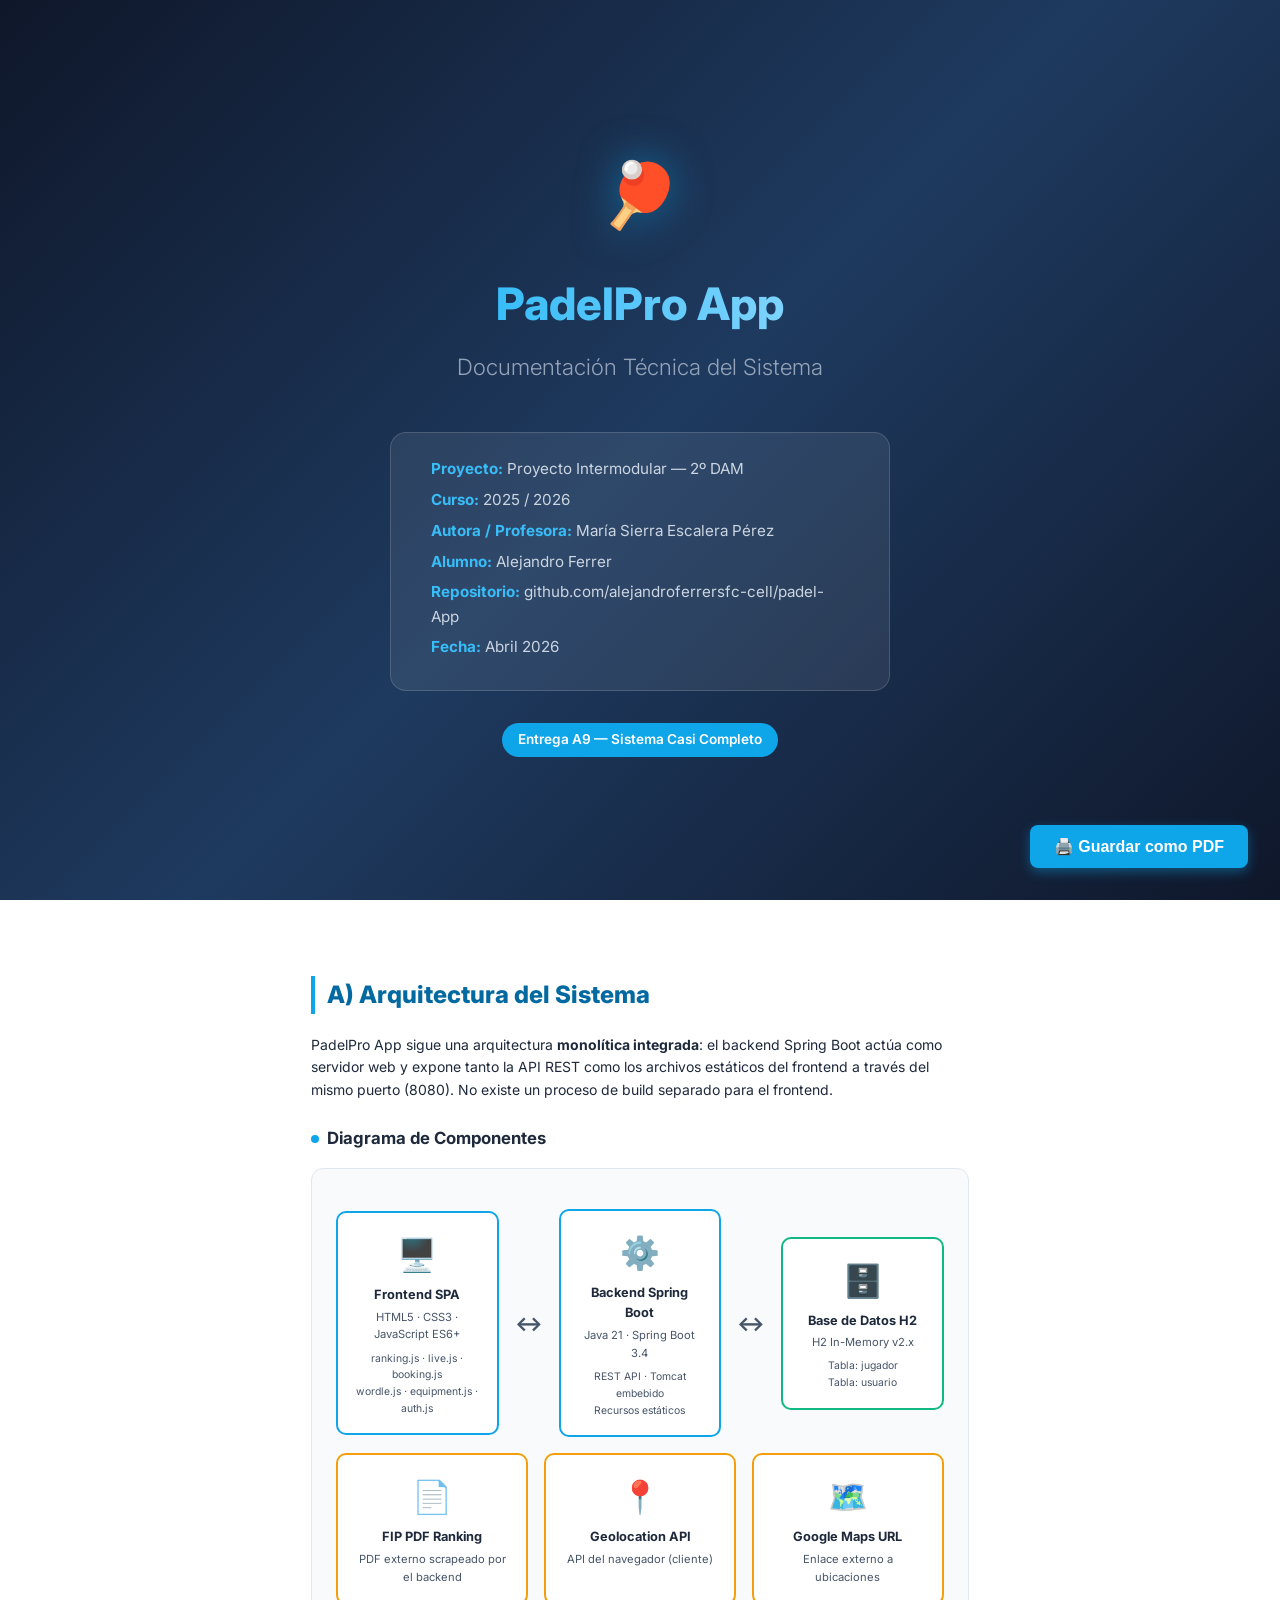
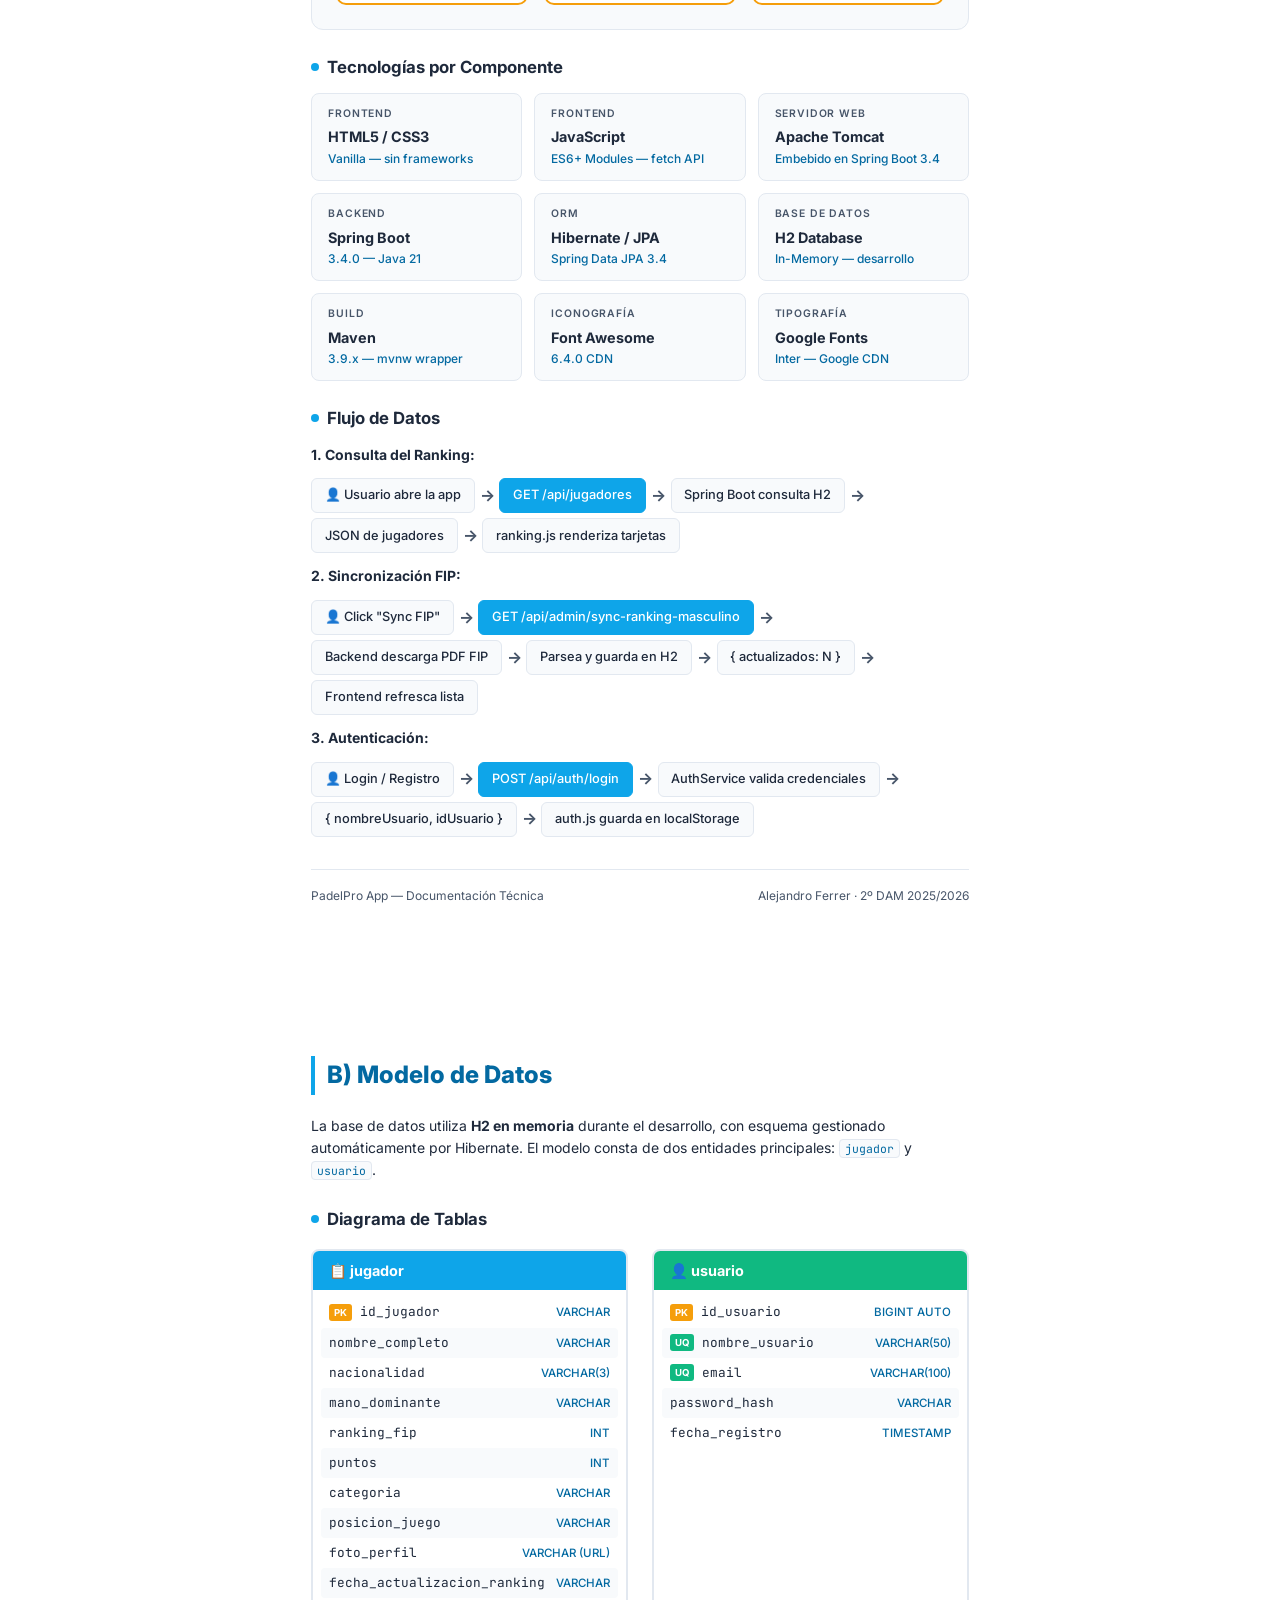
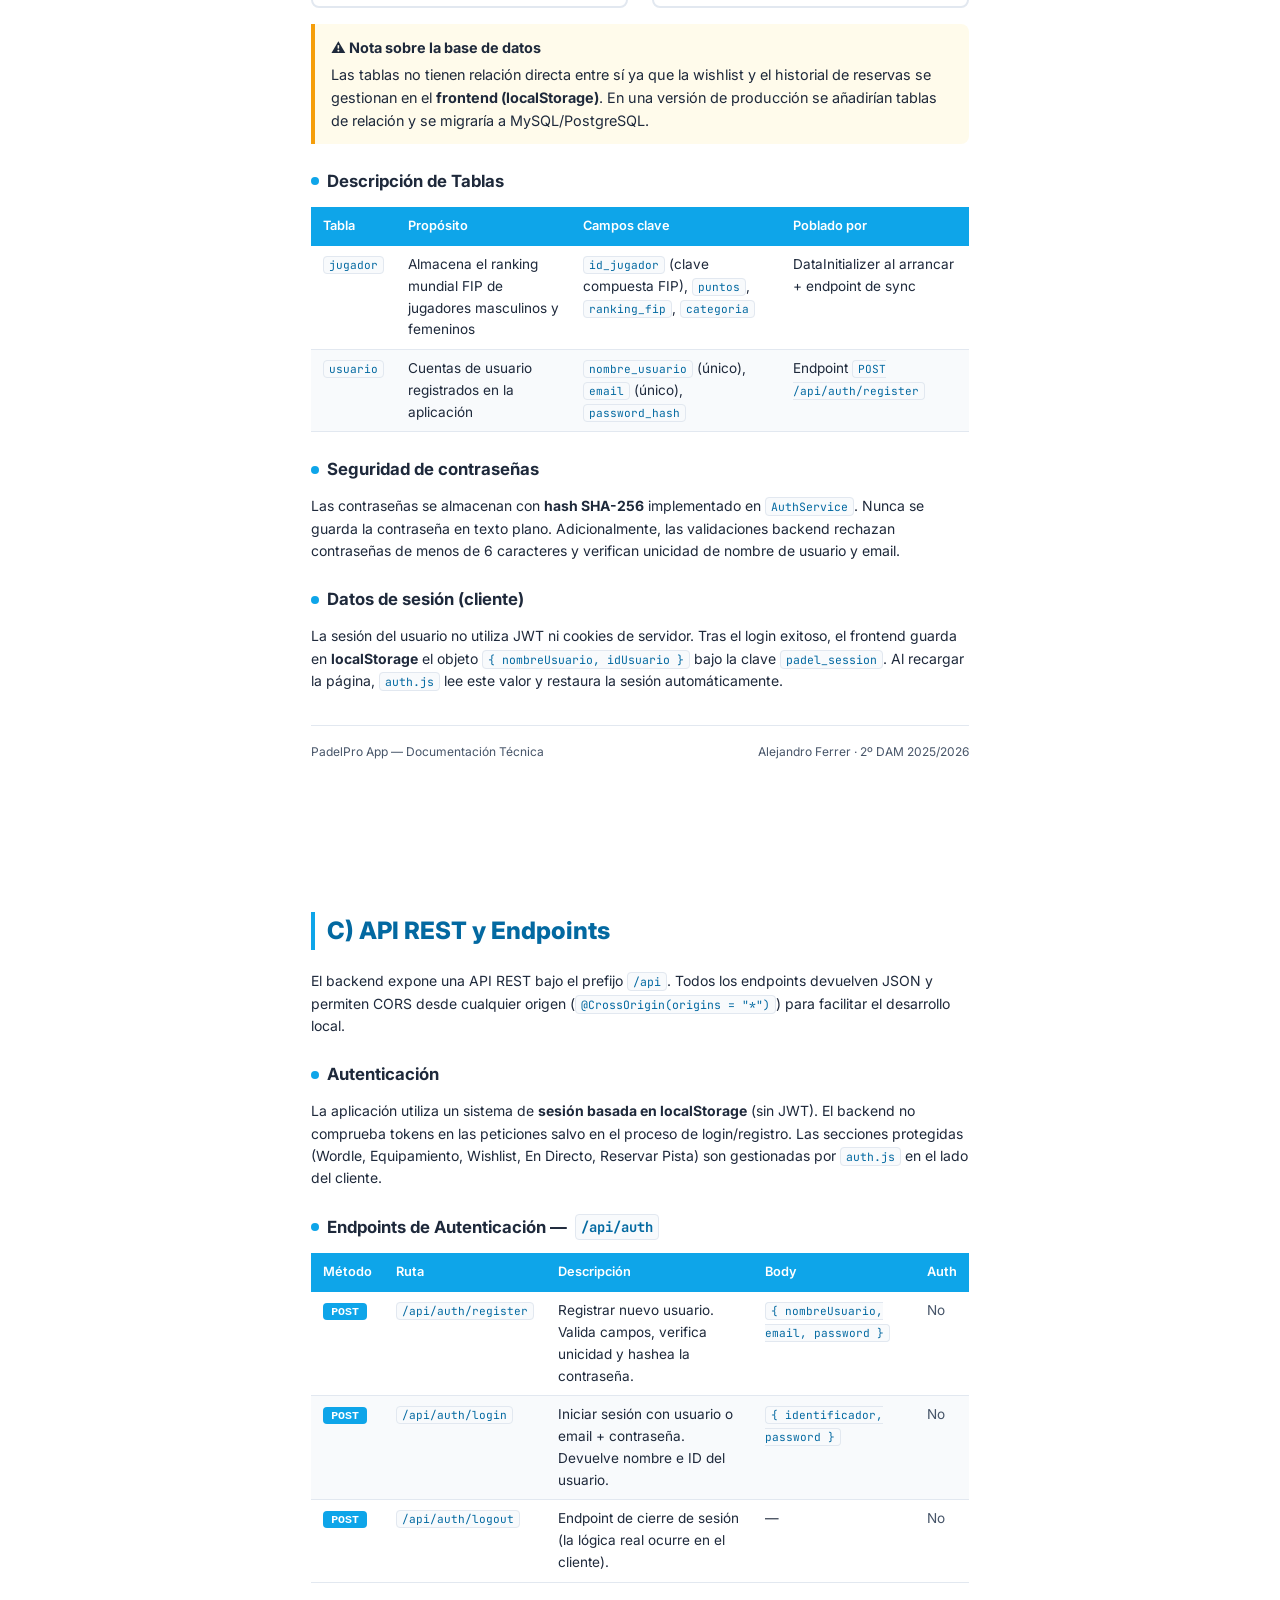
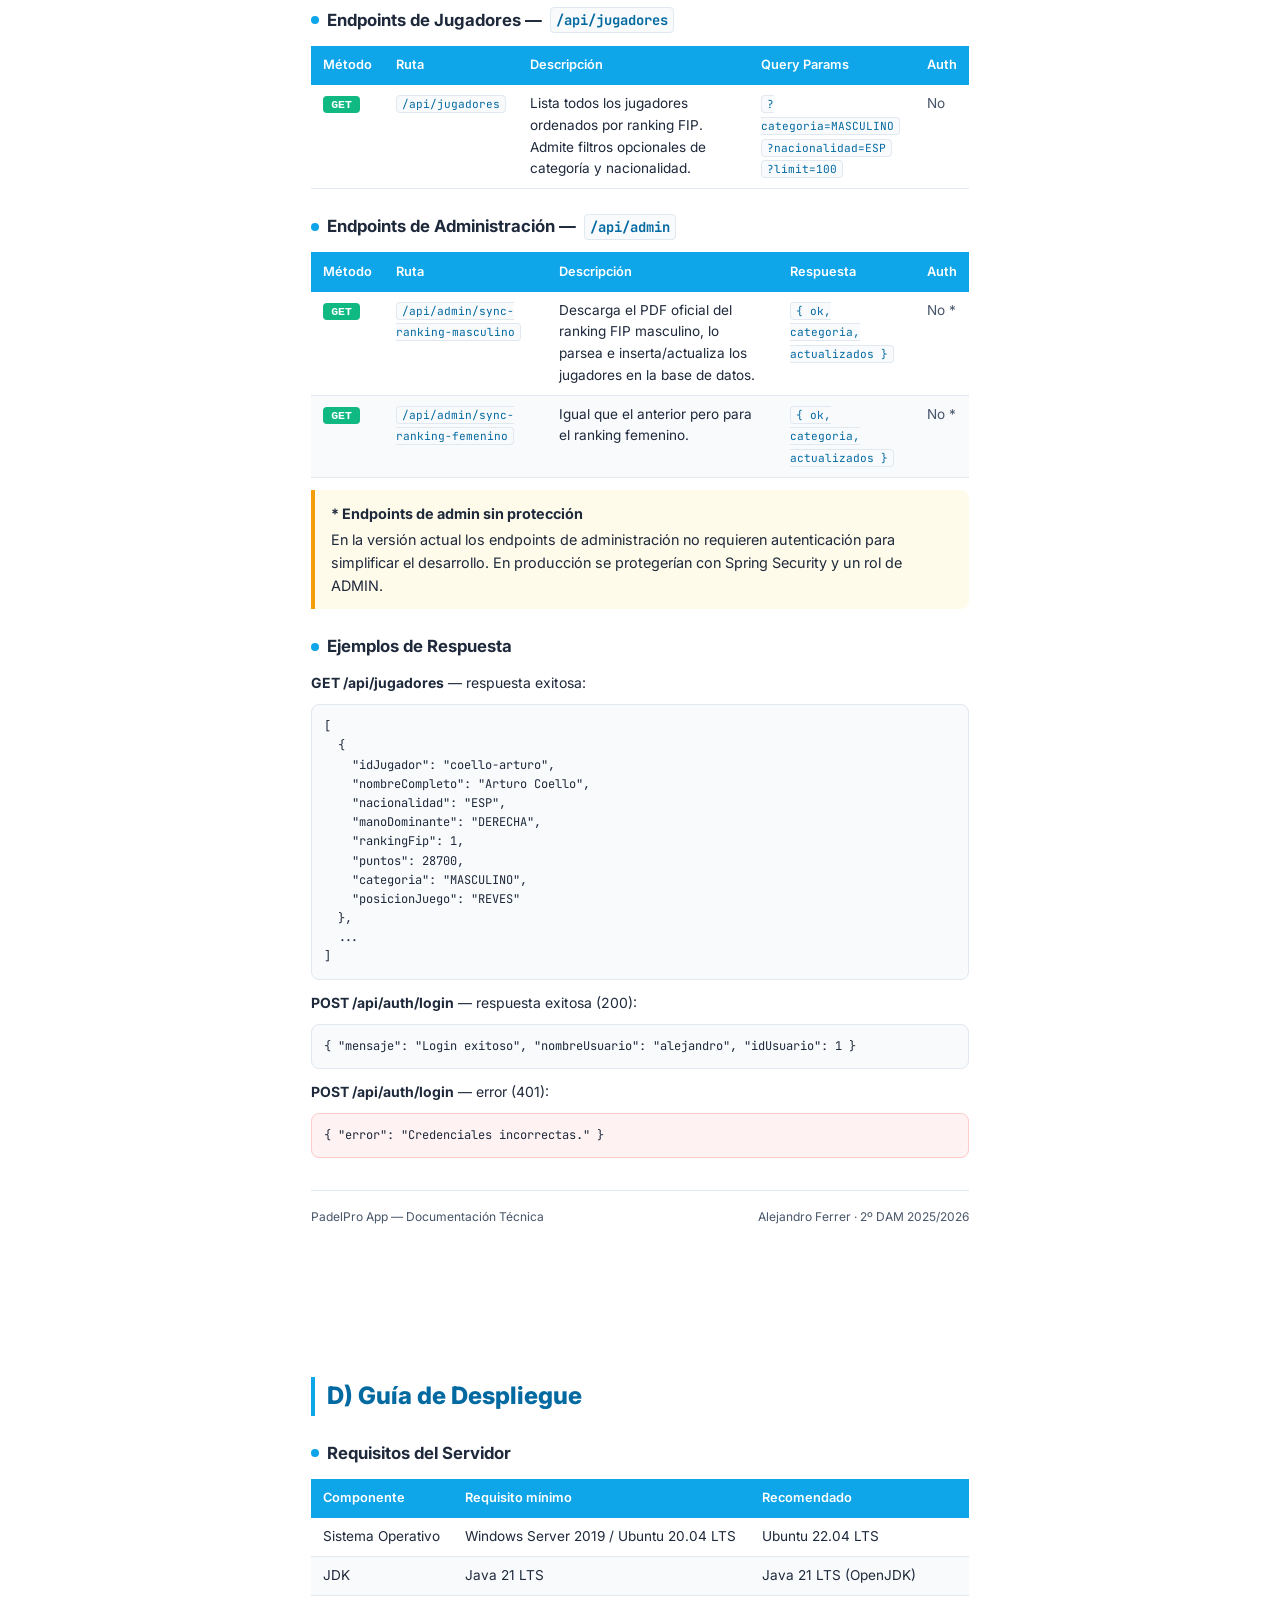
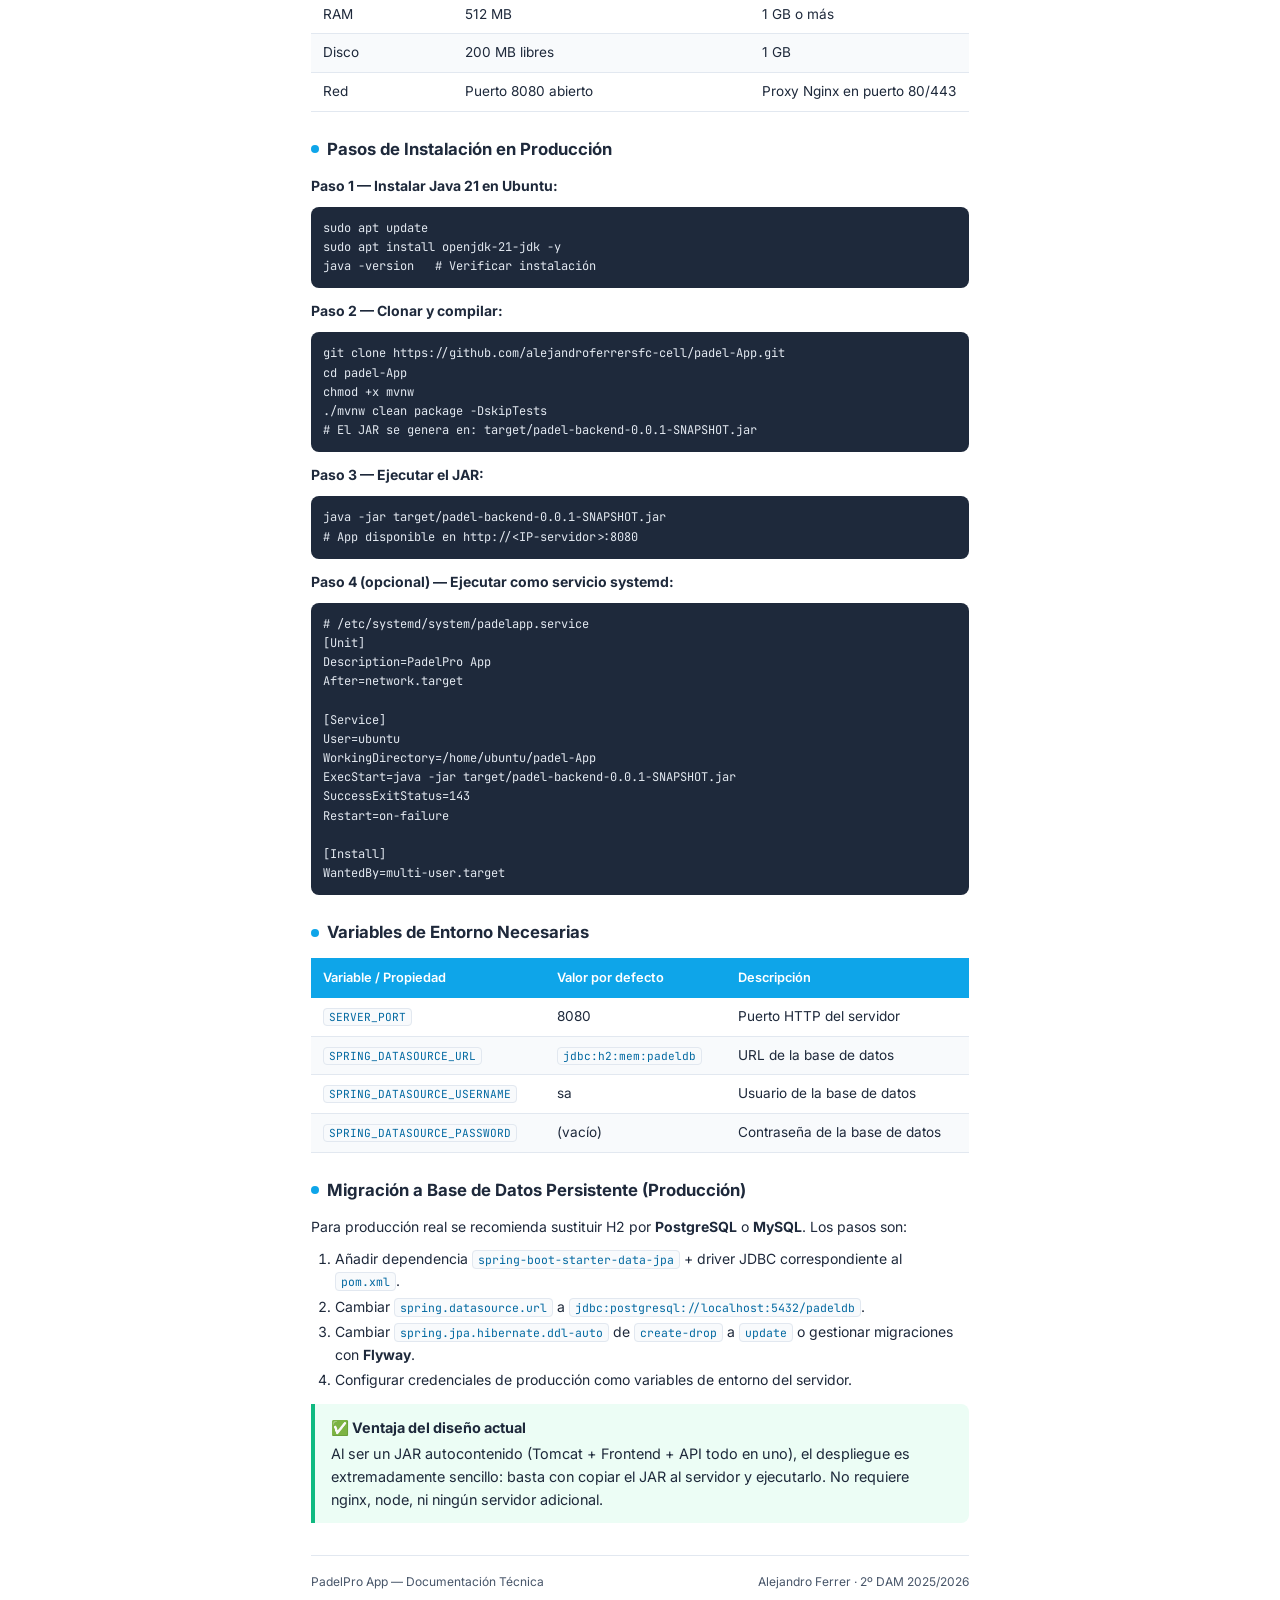
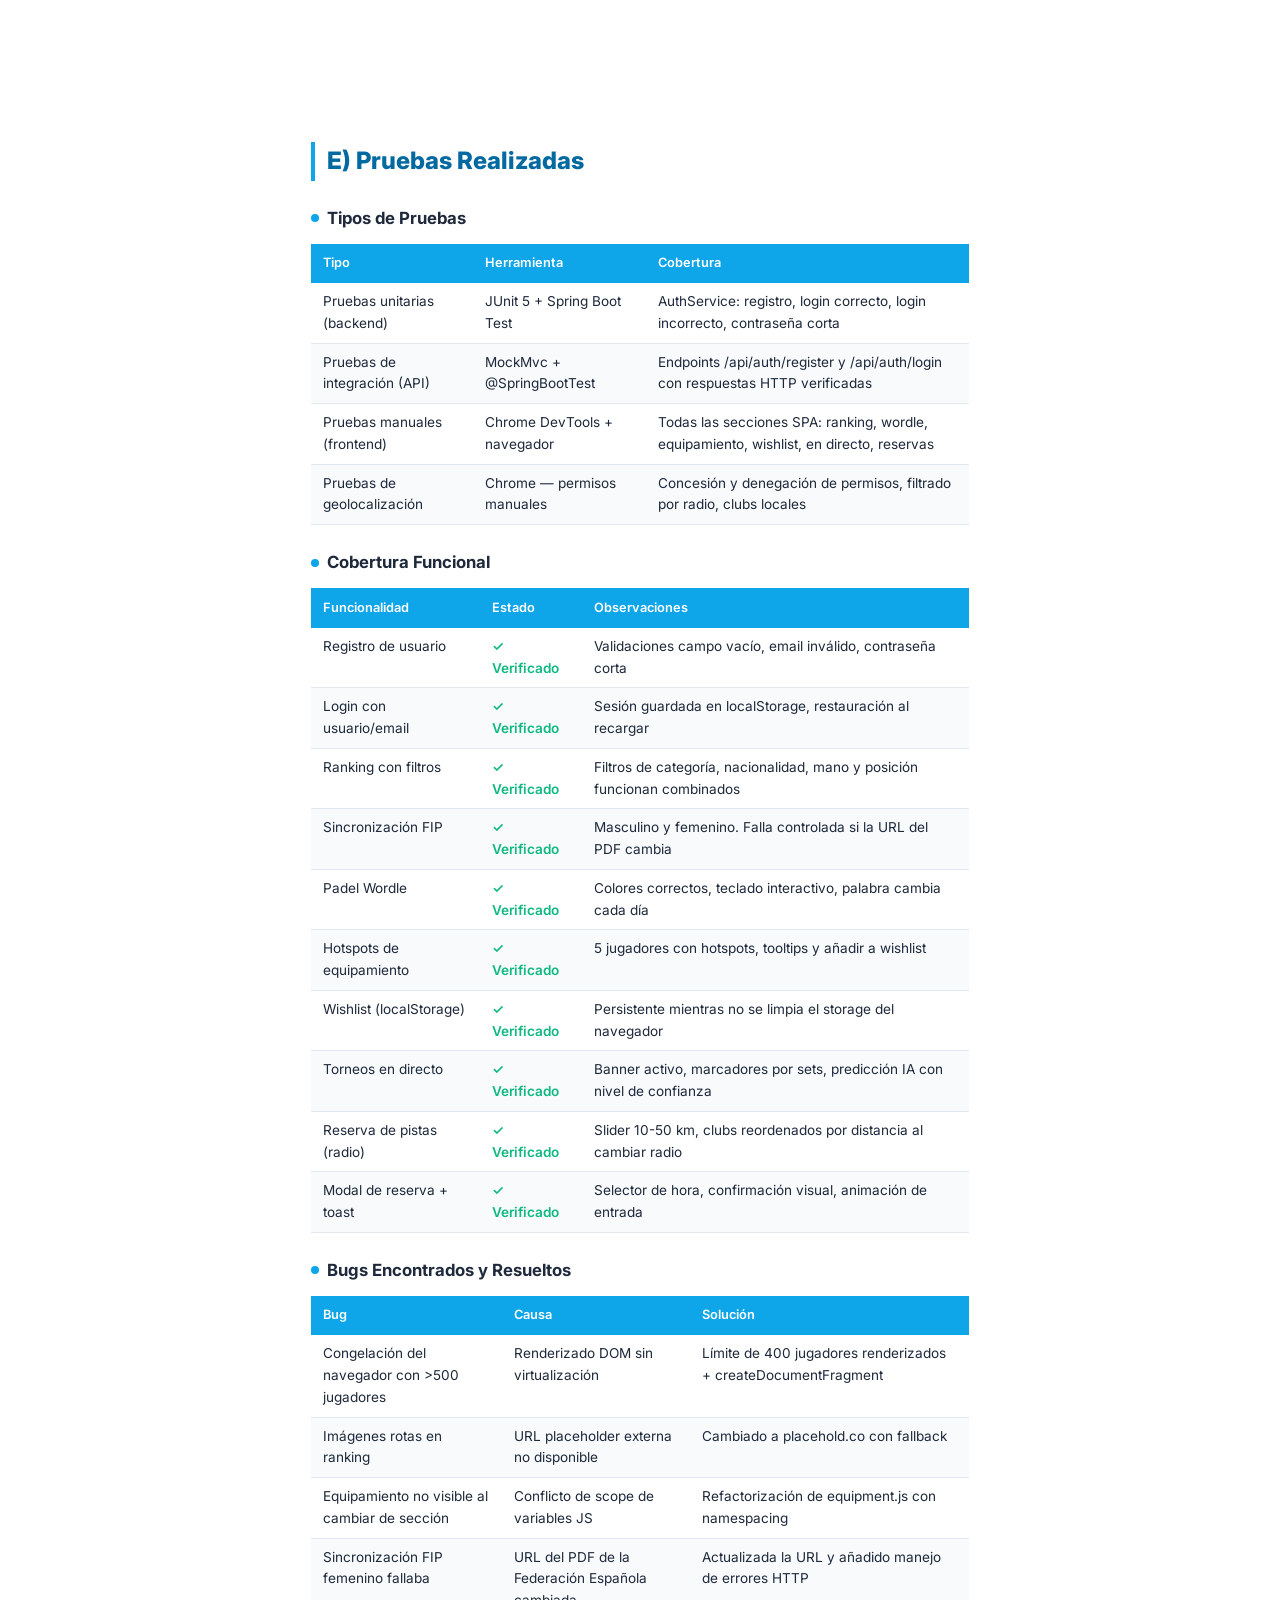
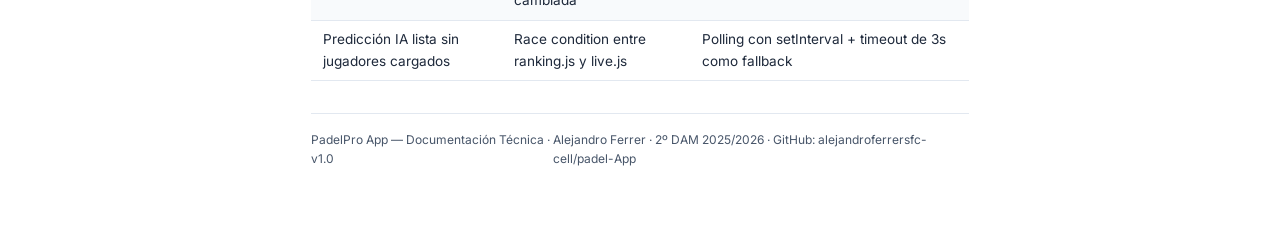
<file: docs/documentacion_tecnica.html>
<!DOCTYPE html>
<html lang="es">
<head>
<meta charset="UTF-8">
<meta name="viewport" content="width=device-width, initial-scale=1.0">
<title>Documentación Técnica — PadelPro App</title>
<style>
  @import url('https://fonts.googleapis.com/css2?family=Inter:wght@300;400;500;600;700;800&family=JetBrains+Mono:wght@400;500&display=swap');

  :root {
    --primary: #0ea5e9;
    --primary-dark: #0369a1;
    --accent: #10b981;
    --text: #1e293b;
    --text-sec: #475569;
    --bg-light: #f8fafc;
    --border: #e2e8f0;
    --danger: #ef4444;
    --warning: #f59e0b;
  }

  * { margin: 0; padding: 0; box-sizing: border-box; }

  body {
    font-family: 'Inter', sans-serif;
    color: var(--text);
    background: white;
    font-size: 10.5pt;
    line-height: 1.6;
  }

  /* ─── COVER PAGE ─── */
  .cover {
    min-height: 100vh;
    display: flex;
    flex-direction: column;
    justify-content: center;
    align-items: center;
    background: linear-gradient(135deg, #0f172a 0%, #1e3a5f 50%, #0f172a 100%);
    color: white;
    text-align: center;
    padding: 4rem 2rem;
    page-break-after: always;
  }
  .cover-logo {
    font-size: 4rem;
    margin-bottom: 1.5rem;
    filter: drop-shadow(0 0 20px rgba(14,165,233,0.5));
  }
  .cover h1 {
    font-size: 2.8rem;
    font-weight: 800;
    margin-bottom: 0.5rem;
    background: linear-gradient(90deg, #38bdf8, #7dd3fc);
    -webkit-background-clip: text;
    -webkit-text-fill-color: transparent;
  }
  .cover h2 {
    font-size: 1.4rem;
    font-weight: 300;
    color: #94a3b8;
    margin-bottom: 3rem;
  }
  .cover-meta {
    background: rgba(255,255,255,0.08);
    border: 1px solid rgba(255,255,255,0.15);
    border-radius: 1rem;
    padding: 1.5rem 2.5rem;
    max-width: 500px;
    text-align: left;
  }
  .cover-meta p { margin-bottom: 0.4rem; font-size: 0.95rem; color: #cbd5e1; }
  .cover-meta strong { color: #38bdf8; }
  .cover-badge {
    display: inline-block;
    background: var(--primary);
    color: white;
    padding: 0.4rem 1rem;
    border-radius: 20px;
    font-size: 0.85rem;
    font-weight: 600;
    margin-top: 2rem;
  }

  /* ─── PRINT PAGE ─── */
  .page {
    max-width: 210mm;
    margin: 0 auto;
    padding: 20mm 18mm;
  }

  /* ─── SECTION HEADER ─── */
  .section-title {
    font-size: 1.5rem;
    font-weight: 800;
    color: var(--primary-dark);
    border-left: 4px solid var(--primary);
    padding-left: 0.75rem;
    margin-bottom: 1.25rem;
    margin-top: 2rem;
  }
  .section-title:first-child { margin-top: 0; }

  .subsection-title {
    font-size: 1.05rem;
    font-weight: 700;
    color: var(--text);
    margin-top: 1.5rem;
    margin-bottom: 0.75rem;
    display: flex;
    align-items: center;
    gap: 0.5rem;
  }
  .subsection-title::before {
    content: '';
    display: inline-block;
    width: 8px; height: 8px;
    background: var(--primary);
    border-radius: 50%;
  }

  /* ─── DIAGRAMS ─── */
  .arch-diagram {
    background: var(--bg-light);
    border: 1px solid var(--border);
    border-radius: 12px;
    padding: 1.5rem;
    margin: 1rem 0;
    overflow: hidden;
  }

  .arch-grid {
    display: grid;
    grid-template-columns: 1fr 60px 1fr 60px 1fr;
    gap: 0;
    align-items: center;
    margin: 1rem 0;
  }

  .arch-box {
    background: white;
    border: 2px solid var(--border);
    border-radius: 10px;
    padding: 1rem;
    text-align: center;
  }
  .arch-box.primary-box { border-color: var(--primary); }
  .arch-box.accent-box  { border-color: var(--accent); }
  .arch-box.warn-box    { border-color: var(--warning); }
  .arch-box-icon { font-size: 2rem; margin-bottom: 0.3rem; }
  .arch-box-label { font-size: 0.8rem; font-weight: 700; color: var(--text); }
  .arch-box-tech  { font-size: 0.7rem; color: var(--text-sec); margin-top: 0.2rem; }

  .arch-arrow {
    display: flex;
    align-items: center;
    justify-content: center;
    color: var(--text-sec);
    font-size: 1.3rem;
    font-weight: 700;
  }

  /* ─── DB DIAGRAM ─── */
  .db-diagram {
    display: grid;
    grid-template-columns: 1fr 1fr;
    gap: 1.5rem;
    margin: 1rem 0;
  }
  .db-table {
    border: 2px solid var(--border);
    border-radius: 8px;
    overflow: hidden;
  }
  .db-table-header {
    background: var(--primary);
    color: white;
    padding: 0.5rem 1rem;
    font-weight: 700;
    font-size: 0.9rem;
    display: flex;
    align-items: center;
    gap: 0.5rem;
  }
  .db-table-body { padding: 0.5rem; }
  .db-field {
    display: flex;
    align-items: center;
    gap: 0.5rem;
    padding: 0.3rem 0.5rem;
    font-size: 0.8rem;
    border-radius: 4px;
  }
  .db-field:nth-child(even) { background: var(--bg-light); }
  .db-field-name { font-family: 'JetBrains Mono', monospace; flex: 1; }
  .db-field-type { color: var(--primary-dark); font-weight: 500; font-size: 0.72rem; }
  .badge-pk { background: var(--warning); color: white; font-size: 0.6rem; font-weight: 700; padding: 1px 5px; border-radius: 3px; }
  .badge-fk { background: var(--primary); color: white; font-size: 0.6rem; font-weight: 700; padding: 1px 5px; border-radius: 3px; }
  .badge-uq { background: var(--accent); color: white; font-size: 0.6rem; font-weight: 700; padding: 1px 5px; border-radius: 3px; }

  /* ─── TABLES ─── */
  table {
    width: 100%;
    border-collapse: collapse;
    font-size: 0.85rem;
    margin: 0.75rem 0;
  }
  th {
    background: var(--primary);
    color: white;
    padding: 0.6rem 0.75rem;
    text-align: left;
    font-weight: 600;
    font-size: 0.8rem;
  }
  td {
    padding: 0.5rem 0.75rem;
    border-bottom: 1px solid var(--border);
    vertical-align: top;
  }
  tr:nth-child(even) td { background: var(--bg-light); }
  .method-get   { background: var(--accent);   color: white; padding: 2px 8px; border-radius: 4px; font-size: 0.72rem; font-weight: 700; font-family: monospace; }
  .method-post  { background: var(--primary);  color: white; padding: 2px 8px; border-radius: 4px; font-size: 0.72rem; font-weight: 700; font-family: monospace; }
  .auth-yes { color: var(--primary-dark); font-weight: 600; }
  .auth-no  { color: var(--text-sec); }
  code {
    font-family: 'JetBrains Mono', monospace;
    background: var(--bg-light);
    border: 1px solid var(--border);
    padding: 1px 5px;
    border-radius: 4px;
    font-size: 0.82em;
    color: var(--primary-dark);
  }

  /* ─── CALLOUT BOXES ─── */
  .callout {
    border-left: 4px solid var(--primary);
    background: #eff6ff;
    padding: 0.75rem 1rem;
    border-radius: 0 8px 8px 0;
    margin: 0.75rem 0;
    font-size: 0.9rem;
  }
  .callout.success { border-color: var(--accent); background: #ecfdf5; }
  .callout.warning { border-color: var(--warning); background: #fffbeb; }
  .callout-title { font-weight: 700; margin-bottom: 0.2rem; }

  /* ─── TECH STACK GRID ─── */
  .tech-grid {
    display: grid;
    grid-template-columns: repeat(3, 1fr);
    gap: 0.75rem;
    margin: 0.75rem 0;
  }
  .tech-card {
    background: var(--bg-light);
    border: 1px solid var(--border);
    border-radius: 8px;
    padding: 0.75rem 1rem;
  }
  .tech-card-layer { font-size: 0.65rem; text-transform: uppercase; letter-spacing: 0.08em; color: var(--text-sec); font-weight: 600; margin-bottom: 0.2rem; }
  .tech-card-name  { font-weight: 700; font-size: 0.9rem; color: var(--text); }
  .tech-card-ver   { font-size: 0.75rem; color: var(--primary-dark); font-weight: 500; }

  /* ─── DATA FLOW ─── */
  .flow-steps {
    display: flex;
    align-items: center;
    gap: 0.3rem;
    flex-wrap: wrap;
    margin: 0.75rem 0;
  }
  .flow-step {
    background: var(--bg-light);
    border: 1px solid var(--border);
    border-radius: 6px;
    padding: 0.4rem 0.8rem;
    font-size: 0.8rem;
    font-weight: 500;
    text-align: center;
  }
  .flow-step.highlighted { background: var(--primary); color: white; border-color: var(--primary); }
  .flow-arrow { color: var(--text-sec); font-weight: 700; font-size: 1rem; }

  /* ─── TEST TABLE ─── */
  .test-result-ok  { color: var(--accent);  font-weight: 600; }
  .test-result-ok::before  { content: '✓ '; }
  .test-result-na  { color: var(--text-sec); }

  /* ─── PAGE BREAKS ─── */
  .page-break { page-break-before: always; margin-top: 0; padding-top: 20mm; }

  /* ─── FOOTER ─── */
  .doc-footer {
    margin-top: 2rem;
    padding-top: 1rem;
    border-top: 1px solid var(--border);
    font-size: 0.75rem;
    color: var(--text-sec);
    display: flex;
    justify-content: space-between;
  }

  /* ─── PRINT STYLES ─── */
  @media print {
    .cover { min-height: 100vh; }
    .page { padding: 15mm 15mm; }
    .no-print { display: none; }
    body { font-size: 10pt; }
  }

  /* ─── PRINT BUTTON ─── */
  .print-btn {
    position: fixed; bottom: 2rem; right: 2rem;
    background: var(--primary); color: white;
    border: none; padding: 0.75rem 1.5rem;
    border-radius: 8px; font-size: 1rem; font-weight: 600;
    cursor: pointer; box-shadow: 0 4px 12px rgba(14,165,233,0.4);
    z-index: 999;
  }
  .print-btn:hover { background: var(--primary-dark); }

  p { margin-bottom: 0.6rem; }
  ul, ol { padding-left: 1.5rem; margin-bottom: 0.6rem; }
  li { margin-bottom: 0.2rem; }
</style>
</head>
<body>

<button class="print-btn no-print" onclick="window.print()">🖨️ Guardar como PDF</button>

<!-- ═══════════════════════════════════════════════════
     PORTADA
═══════════════════════════════════════════════════ -->
<div class="cover">
  <div class="cover-logo">🏓</div>
  <h1>PadelPro App</h1>
  <h2>Documentación Técnica del Sistema</h2>
  <div class="cover-meta">
    <p><strong>Proyecto:</strong> Proyecto Intermodular — 2º DAM</p>
    <p><strong>Curso:</strong> 2025 / 2026</p>
    <p><strong>Autora / Profesora:</strong> María Sierra Escalera Pérez</p>
    <p><strong>Alumno:</strong> Alejandro Ferrer</p>
    <p><strong>Repositorio:</strong> github.com/alejandroferrersfc-cell/padel-App</p>
    <p><strong>Fecha:</strong> Abril 2026</p>
  </div>
  <span class="cover-badge">Entrega A9 — Sistema Casi Completo</span>
</div>

<!-- ═══════════════════════════════════════════════════
     PÁGINA 1 — ARQUITECTURA DEL SISTEMA
═══════════════════════════════════════════════════ -->
<div class="page">

  <h2 class="section-title">A) Arquitectura del Sistema</h2>

  <p>
    PadelPro App sigue una arquitectura <strong>monolítica integrada</strong>: el backend Spring Boot actúa como servidor web y expone tanto la API REST como los archivos estáticos del frontend a través del mismo puerto (8080). No existe un proceso de build separado para el frontend.
  </p>

  <div class="subsection-title">Diagrama de Componentes</div>

  <div class="arch-diagram">
    <div class="arch-grid">
      <!-- Frontend -->
      <div class="arch-box primary-box">
        <div class="arch-box-icon">🖥️</div>
        <div class="arch-box-label">Frontend SPA</div>
        <div class="arch-box-tech">HTML5 · CSS3 · JavaScript ES6+</div>
        <div class="arch-box-tech" style="margin-top:0.4rem; font-size:0.65rem;">
          ranking.js · live.js · booking.js<br>
          wordle.js · equipment.js · auth.js
        </div>
      </div>
      <div class="arch-arrow">↔️</div>
      <!-- Backend -->
      <div class="arch-box primary-box">
        <div class="arch-box-icon">⚙️</div>
        <div class="arch-box-label">Backend Spring Boot</div>
        <div class="arch-box-tech">Java 21 · Spring Boot 3.4</div>
        <div class="arch-box-tech" style="margin-top:0.4rem; font-size:0.65rem;">
          REST API · Tomcat embebido<br>
          Recursos estáticos
        </div>
      </div>
      <div class="arch-arrow">↔️</div>
      <!-- DB -->
      <div class="arch-box accent-box">
        <div class="arch-box-icon">🗄️</div>
        <div class="arch-box-label">Base de Datos H2</div>
        <div class="arch-box-tech">H2 In-Memory v2.x</div>
        <div class="arch-box-tech" style="margin-top:0.4rem; font-size:0.65rem;">
          Tabla: jugador<br>
          Tabla: usuario
        </div>
      </div>
    </div>

    <!-- External APIs row -->
    <div style="display:flex; gap:1rem; margin-top:1rem; justify-content:center;">
      <div class="arch-box warn-box" style="flex:1; max-width:200px;">
        <div class="arch-box-icon">📄</div>
        <div class="arch-box-label">FIP PDF Ranking</div>
        <div class="arch-box-tech">PDF externo scrapeado por el backend</div>
      </div>
      <div class="arch-box warn-box" style="flex:1; max-width:200px;">
        <div class="arch-box-icon">📍</div>
        <div class="arch-box-label">Geolocation API</div>
        <div class="arch-box-tech">API del navegador (cliente)</div>
      </div>
      <div class="arch-box warn-box" style="flex:1; max-width:200px;">
        <div class="arch-box-icon">🗺️</div>
        <div class="arch-box-label">Google Maps URL</div>
        <div class="arch-box-tech">Enlace externo a ubicaciones</div>
      </div>
    </div>
  </div>

  <div class="subsection-title">Tecnologías por Componente</div>
  <div class="tech-grid">
    <div class="tech-card">
      <div class="tech-card-layer">Frontend</div>
      <div class="tech-card-name">HTML5 / CSS3</div>
      <div class="tech-card-ver">Vanilla — sin frameworks</div>
    </div>
    <div class="tech-card">
      <div class="tech-card-layer">Frontend</div>
      <div class="tech-card-name">JavaScript</div>
      <div class="tech-card-ver">ES6+ Modules — fetch API</div>
    </div>
    <div class="tech-card">
      <div class="tech-card-layer">Servidor web</div>
      <div class="tech-card-name">Apache Tomcat</div>
      <div class="tech-card-ver">Embebido en Spring Boot 3.4</div>
    </div>
    <div class="tech-card">
      <div class="tech-card-layer">Backend</div>
      <div class="tech-card-name">Spring Boot</div>
      <div class="tech-card-ver">3.4.0 — Java 21</div>
    </div>
    <div class="tech-card">
      <div class="tech-card-layer">ORM</div>
      <div class="tech-card-name">Hibernate / JPA</div>
      <div class="tech-card-ver">Spring Data JPA 3.4</div>
    </div>
    <div class="tech-card">
      <div class="tech-card-layer">Base de datos</div>
      <div class="tech-card-name">H2 Database</div>
      <div class="tech-card-ver">In-Memory — desarrollo</div>
    </div>
    <div class="tech-card">
      <div class="tech-card-layer">Build</div>
      <div class="tech-card-name">Maven</div>
      <div class="tech-card-ver">3.9.x — mvnw wrapper</div>
    </div>
    <div class="tech-card">
      <div class="tech-card-layer">Iconografía</div>
      <div class="tech-card-name">Font Awesome</div>
      <div class="tech-card-ver">6.4.0 CDN</div>
    </div>
    <div class="tech-card">
      <div class="tech-card-layer">Tipografía</div>
      <div class="tech-card-name">Google Fonts</div>
      <div class="tech-card-ver">Inter — Google CDN</div>
    </div>
  </div>

  <div class="subsection-title">Flujo de Datos</div>

  <p><strong>1. Consulta del Ranking:</strong></p>
  <div class="flow-steps">
    <div class="flow-step">👤 Usuario abre la app</div>
    <div class="flow-arrow">→</div>
    <div class="flow-step highlighted">GET /api/jugadores</div>
    <div class="flow-arrow">→</div>
    <div class="flow-step">Spring Boot consulta H2</div>
    <div class="flow-arrow">→</div>
    <div class="flow-step">JSON de jugadores</div>
    <div class="flow-arrow">→</div>
    <div class="flow-step">ranking.js renderiza tarjetas</div>
  </div>

  <p><strong>2. Sincronización FIP:</strong></p>
  <div class="flow-steps">
    <div class="flow-step">👤 Click "Sync FIP"</div>
    <div class="flow-arrow">→</div>
    <div class="flow-step highlighted">GET /api/admin/sync-ranking-masculino</div>
    <div class="flow-arrow">→</div>
    <div class="flow-step">Backend descarga PDF FIP</div>
    <div class="flow-arrow">→</div>
    <div class="flow-step">Parsea y guarda en H2</div>
    <div class="flow-arrow">→</div>
    <div class="flow-step">{ actualizados: N }</div>
    <div class="flow-arrow">→</div>
    <div class="flow-step">Frontend refresca lista</div>
  </div>

  <p><strong>3. Autenticación:</strong></p>
  <div class="flow-steps">
    <div class="flow-step">👤 Login / Registro</div>
    <div class="flow-arrow">→</div>
    <div class="flow-step highlighted">POST /api/auth/login</div>
    <div class="flow-arrow">→</div>
    <div class="flow-step">AuthService valida credenciales</div>
    <div class="flow-arrow">→</div>
    <div class="flow-step">{ nombreUsuario, idUsuario }</div>
    <div class="flow-arrow">→</div>
    <div class="flow-step">auth.js guarda en localStorage</div>
  </div>

  <div class="doc-footer">
    <span>PadelPro App — Documentación Técnica</span>
    <span>Alejandro Ferrer · 2º DAM 2025/2026</span>
  </div>
</div>

<!-- ═══════════════════════════════════════════════════
     PÁGINA 2 — MODELO DE DATOS
═══════════════════════════════════════════════════ -->
<div class="page page-break">

  <h2 class="section-title">B) Modelo de Datos</h2>

  <p>
    La base de datos utiliza <strong>H2 en memoria</strong> durante el desarrollo, con esquema gestionado automáticamente por Hibernate. El modelo consta de dos entidades principales: <code>jugador</code> y <code>usuario</code>.
  </p>

  <div class="subsection-title">Diagrama de Tablas</div>

  <div class="db-diagram">
    <!-- JUGADOR -->
    <div class="db-table">
      <div class="db-table-header">📋 jugador</div>
      <div class="db-table-body">
        <div class="db-field">
          <span class="badge-pk">PK</span>
          <span class="db-field-name">id_jugador</span>
          <span class="db-field-type">VARCHAR</span>
        </div>
        <div class="db-field">
          <span class="db-field-name">nombre_completo</span>
          <span class="db-field-type">VARCHAR</span>
        </div>
        <div class="db-field">
          <span class="db-field-name">nacionalidad</span>
          <span class="db-field-type">VARCHAR(3)</span>
        </div>
        <div class="db-field">
          <span class="db-field-name">mano_dominante</span>
          <span class="db-field-type">VARCHAR</span>
        </div>
        <div class="db-field">
          <span class="db-field-name">ranking_fip</span>
          <span class="db-field-type">INT</span>
        </div>
        <div class="db-field">
          <span class="db-field-name">puntos</span>
          <span class="db-field-type">INT</span>
        </div>
        <div class="db-field">
          <span class="db-field-name">categoria</span>
          <span class="db-field-type">VARCHAR</span>
        </div>
        <div class="db-field">
          <span class="db-field-name">posicion_juego</span>
          <span class="db-field-type">VARCHAR</span>
        </div>
        <div class="db-field">
          <span class="db-field-name">foto_perfil</span>
          <span class="db-field-type">VARCHAR (URL)</span>
        </div>
        <div class="db-field">
          <span class="db-field-name">fecha_actualizacion_ranking</span>
          <span class="db-field-type">VARCHAR</span>
        </div>
      </div>
    </div>

    <!-- USUARIO -->
    <div class="db-table">
      <div class="db-table-header" style="background: var(--accent);">👤 usuario</div>
      <div class="db-table-body">
        <div class="db-field">
          <span class="badge-pk">PK</span>
          <span class="db-field-name">id_usuario</span>
          <span class="db-field-type">BIGINT AUTO</span>
        </div>
        <div class="db-field">
          <span class="badge-uq">UQ</span>
          <span class="db-field-name">nombre_usuario</span>
          <span class="db-field-type">VARCHAR(50)</span>
        </div>
        <div class="db-field">
          <span class="badge-uq">UQ</span>
          <span class="db-field-name">email</span>
          <span class="db-field-type">VARCHAR(100)</span>
        </div>
        <div class="db-field">
          <span class="db-field-name">password_hash</span>
          <span class="db-field-type">VARCHAR</span>
        </div>
        <div class="db-field">
          <span class="db-field-name">fecha_registro</span>
          <span class="db-field-type">TIMESTAMP</span>
        </div>
      </div>
    </div>
  </div>

  <div class="callout warning">
    <div class="callout-title">⚠️ Nota sobre la base de datos</div>
    Las tablas no tienen relación directa entre sí ya que la wishlist y el historial de reservas se gestionan en el <strong>frontend (localStorage)</strong>. En una versión de producción se añadirían tablas de relación y se migraría a MySQL/PostgreSQL.
  </div>

  <div class="subsection-title">Descripción de Tablas</div>

  <table>
    <thead>
      <tr>
        <th>Tabla</th>
        <th>Propósito</th>
        <th>Campos clave</th>
        <th>Poblado por</th>
      </tr>
    </thead>
    <tbody>
      <tr>
        <td><code>jugador</code></td>
        <td>Almacena el ranking mundial FIP de jugadores masculinos y femeninos</td>
        <td><code>id_jugador</code> (clave compuesta FIP), <code>puntos</code>, <code>ranking_fip</code>, <code>categoria</code></td>
        <td>DataInitializer al arrancar + endpoint de sync</td>
      </tr>
      <tr>
        <td><code>usuario</code></td>
        <td>Cuentas de usuario registrados en la aplicación</td>
        <td><code>nombre_usuario</code> (único), <code>email</code> (único), <code>password_hash</code></td>
        <td>Endpoint <code>POST /api/auth/register</code></td>
      </tr>
    </tbody>
  </table>

  <div class="subsection-title">Seguridad de contraseñas</div>
  <p>
    Las contraseñas se almacenan con <strong>hash SHA-256</strong> implementado en <code>AuthService</code>. Nunca se guarda la contraseña en texto plano. Adicionalmente, las validaciones backend rechazan contraseñas de menos de 6 caracteres y verifican unicidad de nombre de usuario y email.
  </p>

  <div class="subsection-title">Datos de sesión (cliente)</div>
  <p>
    La sesión del usuario no utiliza JWT ni cookies de servidor. Tras el login exitoso, el frontend guarda en <strong>localStorage</strong> el objeto <code>{ nombreUsuario, idUsuario }</code> bajo la clave <code>padel_session</code>. Al recargar la página, <code>auth.js</code> lee este valor y restaura la sesión automáticamente.
  </p>

  <div class="doc-footer">
    <span>PadelPro App — Documentación Técnica</span>
    <span>Alejandro Ferrer · 2º DAM 2025/2026</span>
  </div>
</div>

<!-- ═══════════════════════════════════════════════════
     PÁGINA 3 — API Y ENDPOINTS
═══════════════════════════════════════════════════ -->
<div class="page page-break">

  <h2 class="section-title">C) API REST y Endpoints</h2>

  <p>
    El backend expone una API REST bajo el prefijo <code>/api</code>. Todos los endpoints devuelven JSON y permiten CORS desde cualquier origen (<code>@CrossOrigin(origins = "*")</code>) para facilitar el desarrollo local.
  </p>

  <div class="subsection-title">Autenticación</div>
  <p>
    La aplicación utiliza un sistema de <strong>sesión basada en localStorage</strong> (sin JWT). El backend no comprueba tokens en las peticiones salvo en el proceso de login/registro. Las secciones protegidas (Wordle, Equipamiento, Wishlist, En Directo, Reservar Pista) son gestionadas por <code>auth.js</code> en el lado del cliente.
  </p>

  <div class="subsection-title">Endpoints de Autenticación — <code>/api/auth</code></div>
  <table>
    <thead>
      <tr>
        <th>Método</th>
        <th>Ruta</th>
        <th>Descripción</th>
        <th>Body</th>
        <th>Auth</th>
      </tr>
    </thead>
    <tbody>
      <tr>
        <td><span class="method-post">POST</span></td>
        <td><code>/api/auth/register</code></td>
        <td>Registrar nuevo usuario. Valida campos, verifica unicidad y hashea la contraseña.</td>
        <td><code>{ nombreUsuario, email, password }</code></td>
        <td class="auth-no">No</td>
      </tr>
      <tr>
        <td><span class="method-post">POST</span></td>
        <td><code>/api/auth/login</code></td>
        <td>Iniciar sesión con usuario o email + contraseña. Devuelve nombre e ID del usuario.</td>
        <td><code>{ identificador, password }</code></td>
        <td class="auth-no">No</td>
      </tr>
      <tr>
        <td><span class="method-post">POST</span></td>
        <td><code>/api/auth/logout</code></td>
        <td>Endpoint de cierre de sesión (la lógica real ocurre en el cliente).</td>
        <td>—</td>
        <td class="auth-no">No</td>
      </tr>
    </tbody>
  </table>

  <div class="subsection-title">Endpoints de Jugadores — <code>/api/jugadores</code></div>
  <table>
    <thead>
      <tr>
        <th>Método</th>
        <th>Ruta</th>
        <th>Descripción</th>
        <th>Query Params</th>
        <th>Auth</th>
      </tr>
    </thead>
    <tbody>
      <tr>
        <td><span class="method-get">GET</span></td>
        <td><code>/api/jugadores</code></td>
        <td>Lista todos los jugadores ordenados por ranking FIP. Admite filtros opcionales de categoría y nacionalidad.</td>
        <td><code>?categoria=MASCULINO</code><br><code>?nacionalidad=ESP</code><br><code>?limit=100</code></td>
        <td class="auth-no">No</td>
      </tr>
    </tbody>
  </table>

  <div class="subsection-title">Endpoints de Administración — <code>/api/admin</code></div>
  <table>
    <thead>
      <tr>
        <th>Método</th>
        <th>Ruta</th>
        <th>Descripción</th>
        <th>Respuesta</th>
        <th>Auth</th>
      </tr>
    </thead>
    <tbody>
      <tr>
        <td><span class="method-get">GET</span></td>
        <td><code>/api/admin/sync-ranking-masculino</code></td>
        <td>Descarga el PDF oficial del ranking FIP masculino, lo parsea e inserta/actualiza los jugadores en la base de datos.</td>
        <td><code>{ ok, categoria, actualizados }</code></td>
        <td class="auth-no">No *</td>
      </tr>
      <tr>
        <td><span class="method-get">GET</span></td>
        <td><code>/api/admin/sync-ranking-femenino</code></td>
        <td>Igual que el anterior pero para el ranking femenino.</td>
        <td><code>{ ok, categoria, actualizados }</code></td>
        <td class="auth-no">No *</td>
      </tr>
    </tbody>
  </table>

  <div class="callout warning">
    <div class="callout-title">* Endpoints de admin sin protección</div>
    En la versión actual los endpoints de administración no requieren autenticación para simplificar el desarrollo. En producción se protegerían con Spring Security y un rol de ADMIN.
  </div>

  <div class="subsection-title">Ejemplos de Respuesta</div>

  <p><strong>GET /api/jugadores</strong> — respuesta exitosa:</p>
  <pre style="background:var(--bg-light);border:1px solid var(--border);padding:0.75rem;border-radius:8px;font-family:'JetBrains Mono',monospace;font-size:0.75rem;overflow:auto;">[
  {
    "idJugador": "coello-arturo",
    "nombreCompleto": "Arturo Coello",
    "nacionalidad": "ESP",
    "manoDominante": "DERECHA",
    "rankingFip": 1,
    "puntos": 28700,
    "categoria": "MASCULINO",
    "posicionJuego": "REVES"
  },
  ...
]</pre>

  <p style="margin-top:0.75rem;"><strong>POST /api/auth/login</strong> — respuesta exitosa (200):</p>
  <pre style="background:var(--bg-light);border:1px solid var(--border);padding:0.75rem;border-radius:8px;font-family:'JetBrains Mono',monospace;font-size:0.75rem;">{ "mensaje": "Login exitoso", "nombreUsuario": "alejandro", "idUsuario": 1 }</pre>

  <p style="margin-top:0.75rem;"><strong>POST /api/auth/login</strong> — error (401):</p>
  <pre style="background:#fef2f2;border:1px solid #fecaca;padding:0.75rem;border-radius:8px;font-family:'JetBrains Mono',monospace;font-size:0.75rem;">{ "error": "Credenciales incorrectas." }</pre>

  <div class="doc-footer">
    <span>PadelPro App — Documentación Técnica</span>
    <span>Alejandro Ferrer · 2º DAM 2025/2026</span>
  </div>
</div>

<!-- ═══════════════════════════════════════════════════
     PÁGINA 4 — GUÍA DE DESPLIEGUE
═══════════════════════════════════════════════════ -->
<div class="page page-break">

  <h2 class="section-title">D) Guía de Despliegue</h2>

  <div class="subsection-title">Requisitos del Servidor</div>
  <table>
    <thead>
      <tr><th>Componente</th><th>Requisito mínimo</th><th>Recomendado</th></tr>
    </thead>
    <tbody>
      <tr><td>Sistema Operativo</td><td>Windows Server 2019 / Ubuntu 20.04 LTS</td><td>Ubuntu 22.04 LTS</td></tr>
      <tr><td>JDK</td><td>Java 21 LTS</td><td>Java 21 LTS (OpenJDK)</td></tr>
      <tr><td>RAM</td><td>512 MB</td><td>1 GB o más</td></tr>
      <tr><td>Disco</td><td>200 MB libres</td><td>1 GB</td></tr>
      <tr><td>Red</td><td>Puerto 8080 abierto</td><td>Proxy Nginx en puerto 80/443</td></tr>
    </tbody>
  </table>

  <div class="subsection-title">Pasos de Instalación en Producción</div>

  <p><strong>Paso 1 — Instalar Java 21 en Ubuntu:</strong></p>
  <pre style="background:#1e293b;color:#e2e8f0;padding:0.75rem;border-radius:8px;font-family:'JetBrains Mono',monospace;font-size:0.75rem;">sudo apt update
sudo apt install openjdk-21-jdk -y
java -version   # Verificar instalación</pre>

  <p style="margin-top:0.75rem;"><strong>Paso 2 — Clonar y compilar:</strong></p>
  <pre style="background:#1e293b;color:#e2e8f0;padding:0.75rem;border-radius:8px;font-family:'JetBrains Mono',monospace;font-size:0.75rem;">git clone https://github.com/alejandroferrersfc-cell/padel-App.git
cd padel-App
chmod +x mvnw
./mvnw clean package -DskipTests
# El JAR se genera en: target/padel-backend-0.0.1-SNAPSHOT.jar</pre>

  <p style="margin-top:0.75rem;"><strong>Paso 3 — Ejecutar el JAR:</strong></p>
  <pre style="background:#1e293b;color:#e2e8f0;padding:0.75rem;border-radius:8px;font-family:'JetBrains Mono',monospace;font-size:0.75rem;">java -jar target/padel-backend-0.0.1-SNAPSHOT.jar
# App disponible en http://&lt;IP-servidor&gt;:8080</pre>

  <p style="margin-top:0.75rem;"><strong>Paso 4 (opcional) — Ejecutar como servicio systemd:</strong></p>
  <pre style="background:#1e293b;color:#e2e8f0;padding:0.75rem;border-radius:8px;font-family:'JetBrains Mono',monospace;font-size:0.75rem;"># /etc/systemd/system/padelapp.service
[Unit]
Description=PadelPro App
After=network.target

[Service]
User=ubuntu
WorkingDirectory=/home/ubuntu/padel-App
ExecStart=java -jar target/padel-backend-0.0.1-SNAPSHOT.jar
SuccessExitStatus=143
Restart=on-failure

[Install]
WantedBy=multi-user.target</pre>

  <div class="subsection-title">Variables de Entorno Necesarias</div>
  <table>
    <thead>
      <tr>
        <th>Variable / Propiedad</th>
        <th>Valor por defecto</th>
        <th>Descripción</th>
      </tr>
    </thead>
    <tbody>
      <tr>
        <td><code>SERVER_PORT</code></td>
        <td>8080</td>
        <td>Puerto HTTP del servidor</td>
      </tr>
      <tr>
        <td><code>SPRING_DATASOURCE_URL</code></td>
        <td><code>jdbc:h2:mem:padeldb</code></td>
        <td>URL de la base de datos</td>
      </tr>
      <tr>
        <td><code>SPRING_DATASOURCE_USERNAME</code></td>
        <td>sa</td>
        <td>Usuario de la base de datos</td>
      </tr>
      <tr>
        <td><code>SPRING_DATASOURCE_PASSWORD</code></td>
        <td>(vacío)</td>
        <td>Contraseña de la base de datos</td>
      </tr>
    </tbody>
  </table>

  <div class="subsection-title">Migración a Base de Datos Persistente (Producción)</div>
  <p>
    Para producción real se recomienda sustituir H2 por <strong>PostgreSQL</strong> o <strong>MySQL</strong>. Los pasos son:
  </p>
  <ol>
    <li>Añadir dependencia <code>spring-boot-starter-data-jpa</code> + driver JDBC correspondiente al <code>pom.xml</code>.</li>
    <li>Cambiar <code>spring.datasource.url</code> a <code>jdbc:postgresql://localhost:5432/padeldb</code>.</li>
    <li>Cambiar <code>spring.jpa.hibernate.ddl-auto</code> de <code>create-drop</code> a <code>update</code> o gestionar migraciones con <strong>Flyway</strong>.</li>
    <li>Configurar credenciales de producción como variables de entorno del servidor.</li>
  </ol>

  <div class="callout success">
    <div class="callout-title">✅ Ventaja del diseño actual</div>
    Al ser un JAR autocontenido (Tomcat + Frontend + API todo en uno), el despliegue es extremadamente sencillo: basta con copiar el JAR al servidor y ejecutarlo. No requiere nginx, node, ni ningún servidor adicional.
  </div>

  <div class="doc-footer">
    <span>PadelPro App — Documentación Técnica</span>
    <span>Alejandro Ferrer · 2º DAM 2025/2026</span>
  </div>
</div>

<!-- ═══════════════════════════════════════════════════
     PÁGINA 5 — PRUEBAS REALIZADAS
═══════════════════════════════════════════════════ -->
<div class="page page-break">

  <h2 class="section-title">E) Pruebas Realizadas</h2>

  <div class="subsection-title">Tipos de Pruebas</div>

  <table>
    <thead>
      <tr>
        <th>Tipo</th>
        <th>Herramienta</th>
        <th>Cobertura</th>
      </tr>
    </thead>
    <tbody>
      <tr>
        <td>Pruebas unitarias (backend)</td>
        <td>JUnit 5 + Spring Boot Test</td>
        <td>AuthService: registro, login correcto, login incorrecto, contraseña corta</td>
      </tr>
      <tr>
        <td>Pruebas de integración (API)</td>
        <td>MockMvc + @SpringBootTest</td>
        <td>Endpoints /api/auth/register y /api/auth/login con respuestas HTTP verificadas</td>
      </tr>
      <tr>
        <td>Pruebas manuales (frontend)</td>
        <td>Chrome DevTools + navegador</td>
        <td>Todas las secciones SPA: ranking, wordle, equipamiento, wishlist, en directo, reservas</td>
      </tr>
      <tr>
        <td>Pruebas de geolocalización</td>
        <td>Chrome — permisos manuales</td>
        <td>Concesión y denegación de permisos, filtrado por radio, clubs locales</td>
      </tr>
    </tbody>
  </table>

  <div class="subsection-title">Cobertura Funcional</div>
  <table>
    <thead>
      <tr>
        <th>Funcionalidad</th>
        <th>Estado</th>
        <th>Observaciones</th>
      </tr>
    </thead>
    <tbody>
      <tr>
        <td>Registro de usuario</td>
        <td class="test-result-ok">Verificado</td>
        <td>Validaciones campo vacío, email inválido, contraseña corta</td>
      </tr>
      <tr>
        <td>Login con usuario/email</td>
        <td class="test-result-ok">Verificado</td>
        <td>Sesión guardada en localStorage, restauración al recargar</td>
      </tr>
      <tr>
        <td>Ranking con filtros</td>
        <td class="test-result-ok">Verificado</td>
        <td>Filtros de categoría, nacionalidad, mano y posición funcionan combinados</td>
      </tr>
      <tr>
        <td>Sincronización FIP</td>
        <td class="test-result-ok">Verificado</td>
        <td>Masculino y femenino. Falla controlada si la URL del PDF cambia</td>
      </tr>
      <tr>
        <td>Padel Wordle</td>
        <td class="test-result-ok">Verificado</td>
        <td>Colores correctos, teclado interactivo, palabra cambia cada día</td>
      </tr>
      <tr>
        <td>Hotspots de equipamiento</td>
        <td class="test-result-ok">Verificado</td>
        <td>5 jugadores con hotspots, tooltips y añadir a wishlist</td>
      </tr>
      <tr>
        <td>Wishlist (localStorage)</td>
        <td class="test-result-ok">Verificado</td>
        <td>Persistente mientras no se limpia el storage del navegador</td>
      </tr>
      <tr>
        <td>Torneos en directo</td>
        <td class="test-result-ok">Verificado</td>
        <td>Banner activo, marcadores por sets, predicción IA con nivel de confianza</td>
      </tr>
      <tr>
        <td>Reserva de pistas (radio)</td>
        <td class="test-result-ok">Verificado</td>
        <td>Slider 10-50 km, clubs reordenados por distancia al cambiar radio</td>
      </tr>
      <tr>
        <td>Modal de reserva + toast</td>
        <td class="test-result-ok">Verificado</td>
        <td>Selector de hora, confirmación visual, animación de entrada</td>
      </tr>
    </tbody>
  </table>

  <div class="subsection-title">Bugs Encontrados y Resueltos</div>
  <table>
    <thead>
      <tr>
        <th>Bug</th>
        <th>Causa</th>
        <th>Solución</th>
      </tr>
    </thead>
    <tbody>
      <tr>
        <td>Congelación del navegador con >500 jugadores</td>
        <td>Renderizado DOM sin virtualización</td>
        <td>Límite de 400 jugadores renderizados + createDocumentFragment</td>
      </tr>
      <tr>
        <td>Imágenes rotas en ranking</td>
        <td>URL placeholder externa no disponible</td>
        <td>Cambiado a placehold.co con fallback</td>
      </tr>
      <tr>
        <td>Equipamiento no visible al cambiar de sección</td>
        <td>Conflicto de scope de variables JS</td>
        <td>Refactorización de equipment.js con namespacing</td>
      </tr>
      <tr>
        <td>Sincronización FIP femenino fallaba</td>
        <td>URL del PDF de la Federación Española cambiada</td>
        <td>Actualizada la URL y añadido manejo de errores HTTP</td>
      </tr>
      <tr>
        <td>Predicción IA lista sin jugadores cargados</td>
        <td>Race condition entre ranking.js y live.js</td>
        <td>Polling con setInterval + timeout de 3s como fallback</td>
      </tr>
    </tbody>
  </table>

  <div class="doc-footer">
    <span>PadelPro App — Documentación Técnica · v1.0</span>
    <span>Alejandro Ferrer · 2º DAM 2025/2026 · GitHub: alejandroferrersfc-cell/padel-App</span>
  </div>
</div>

</body>
</html>
</file>
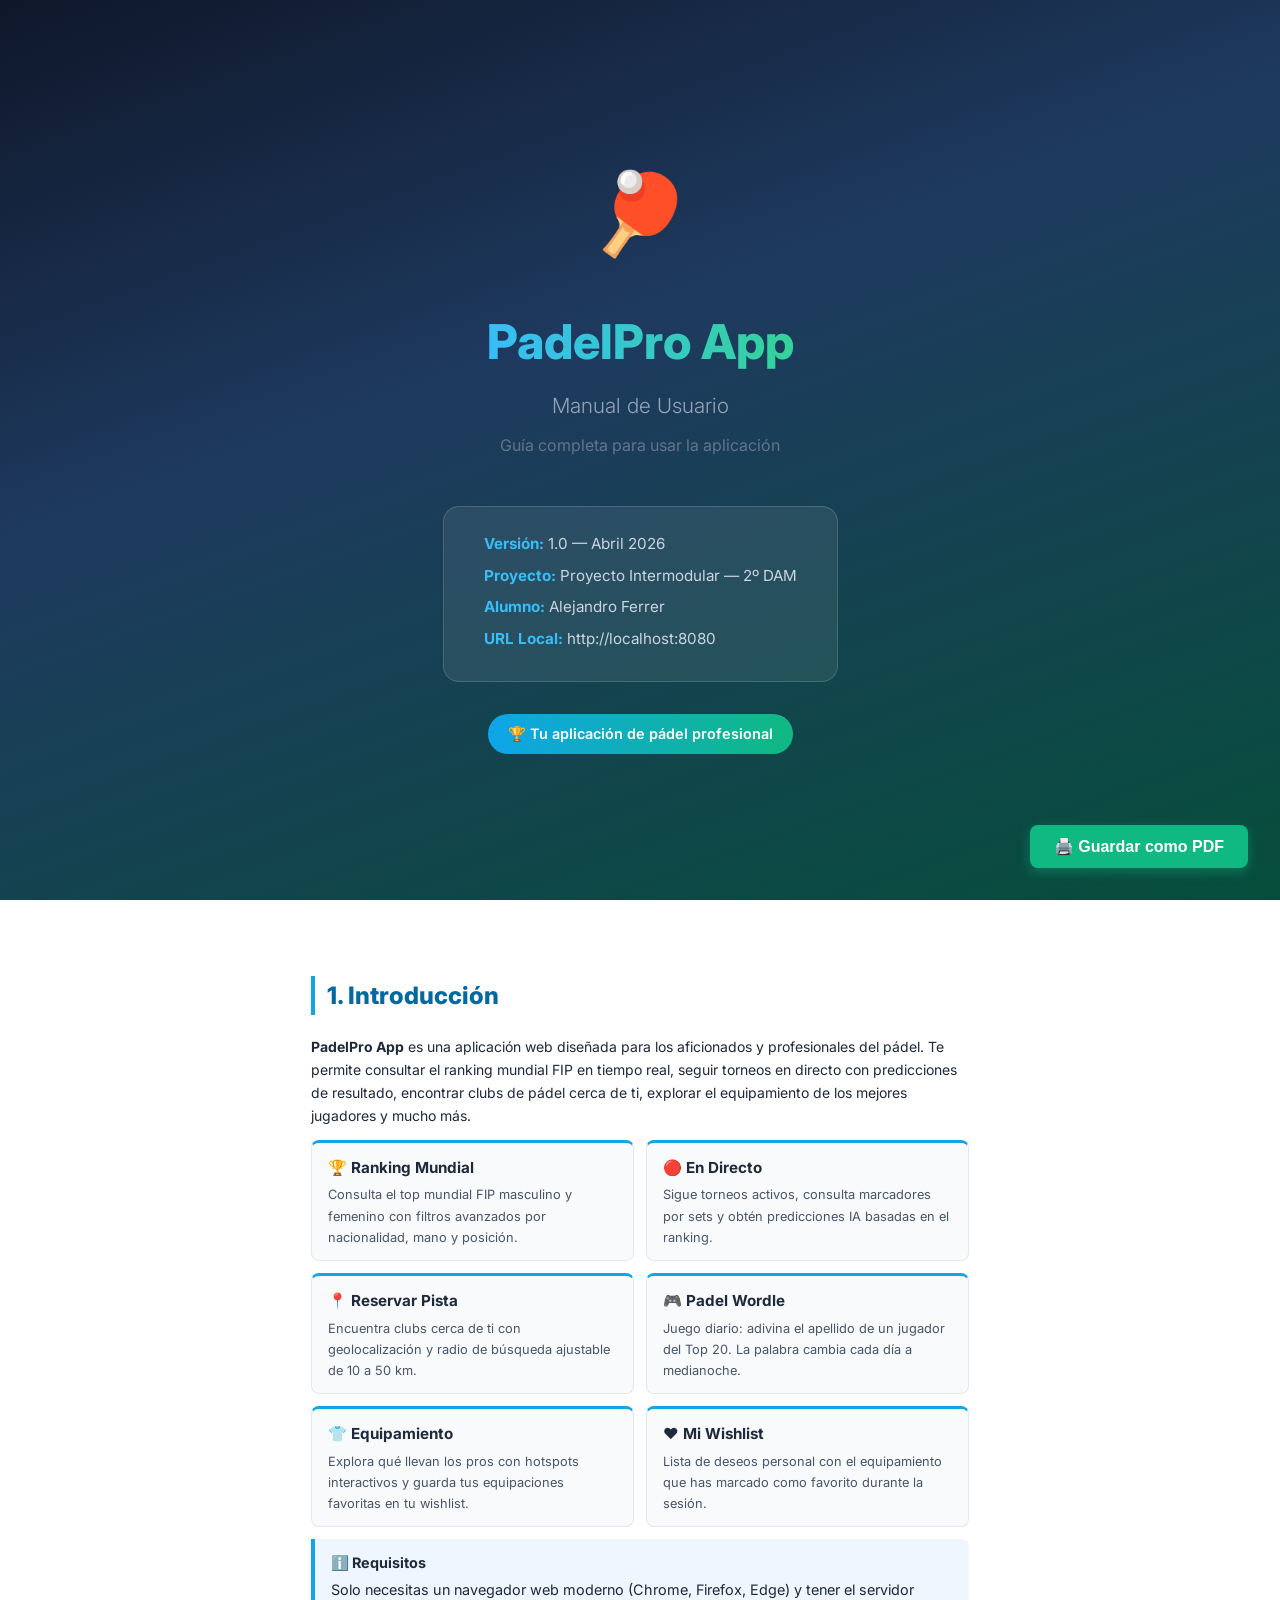
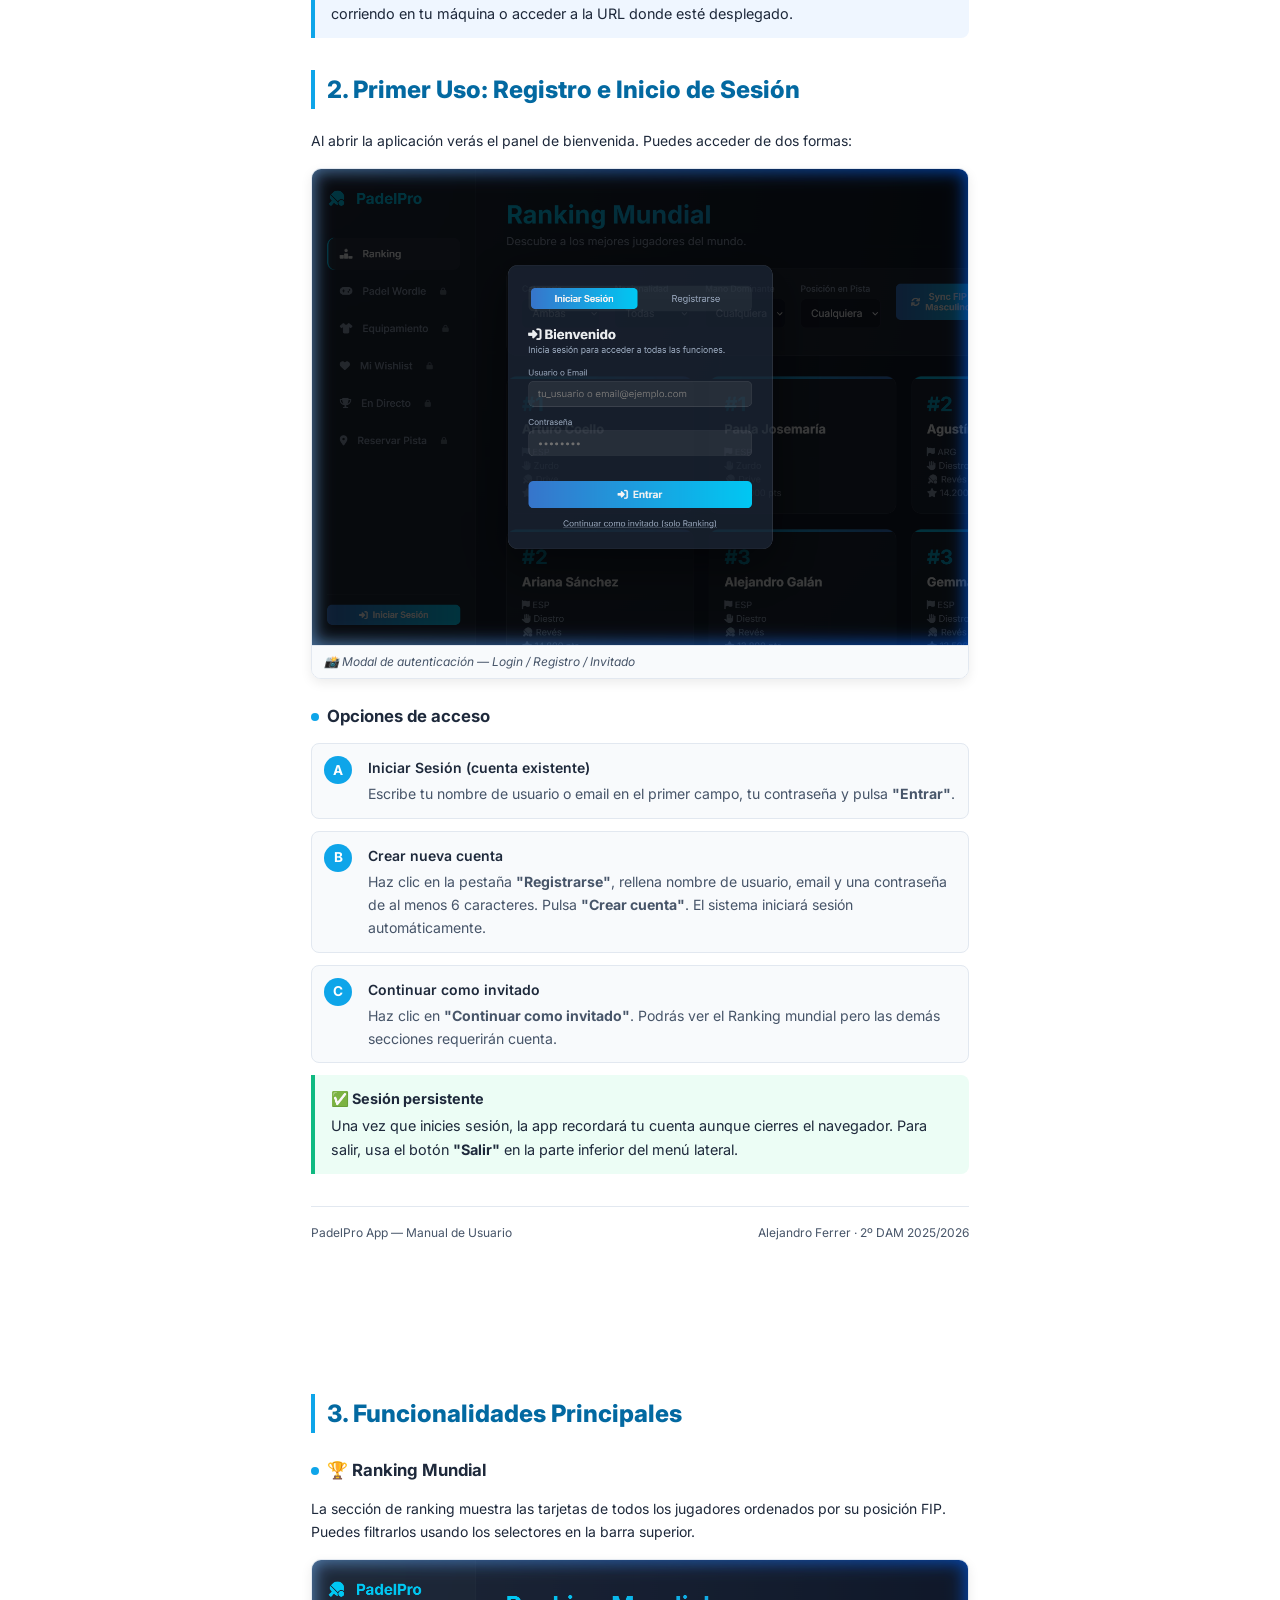
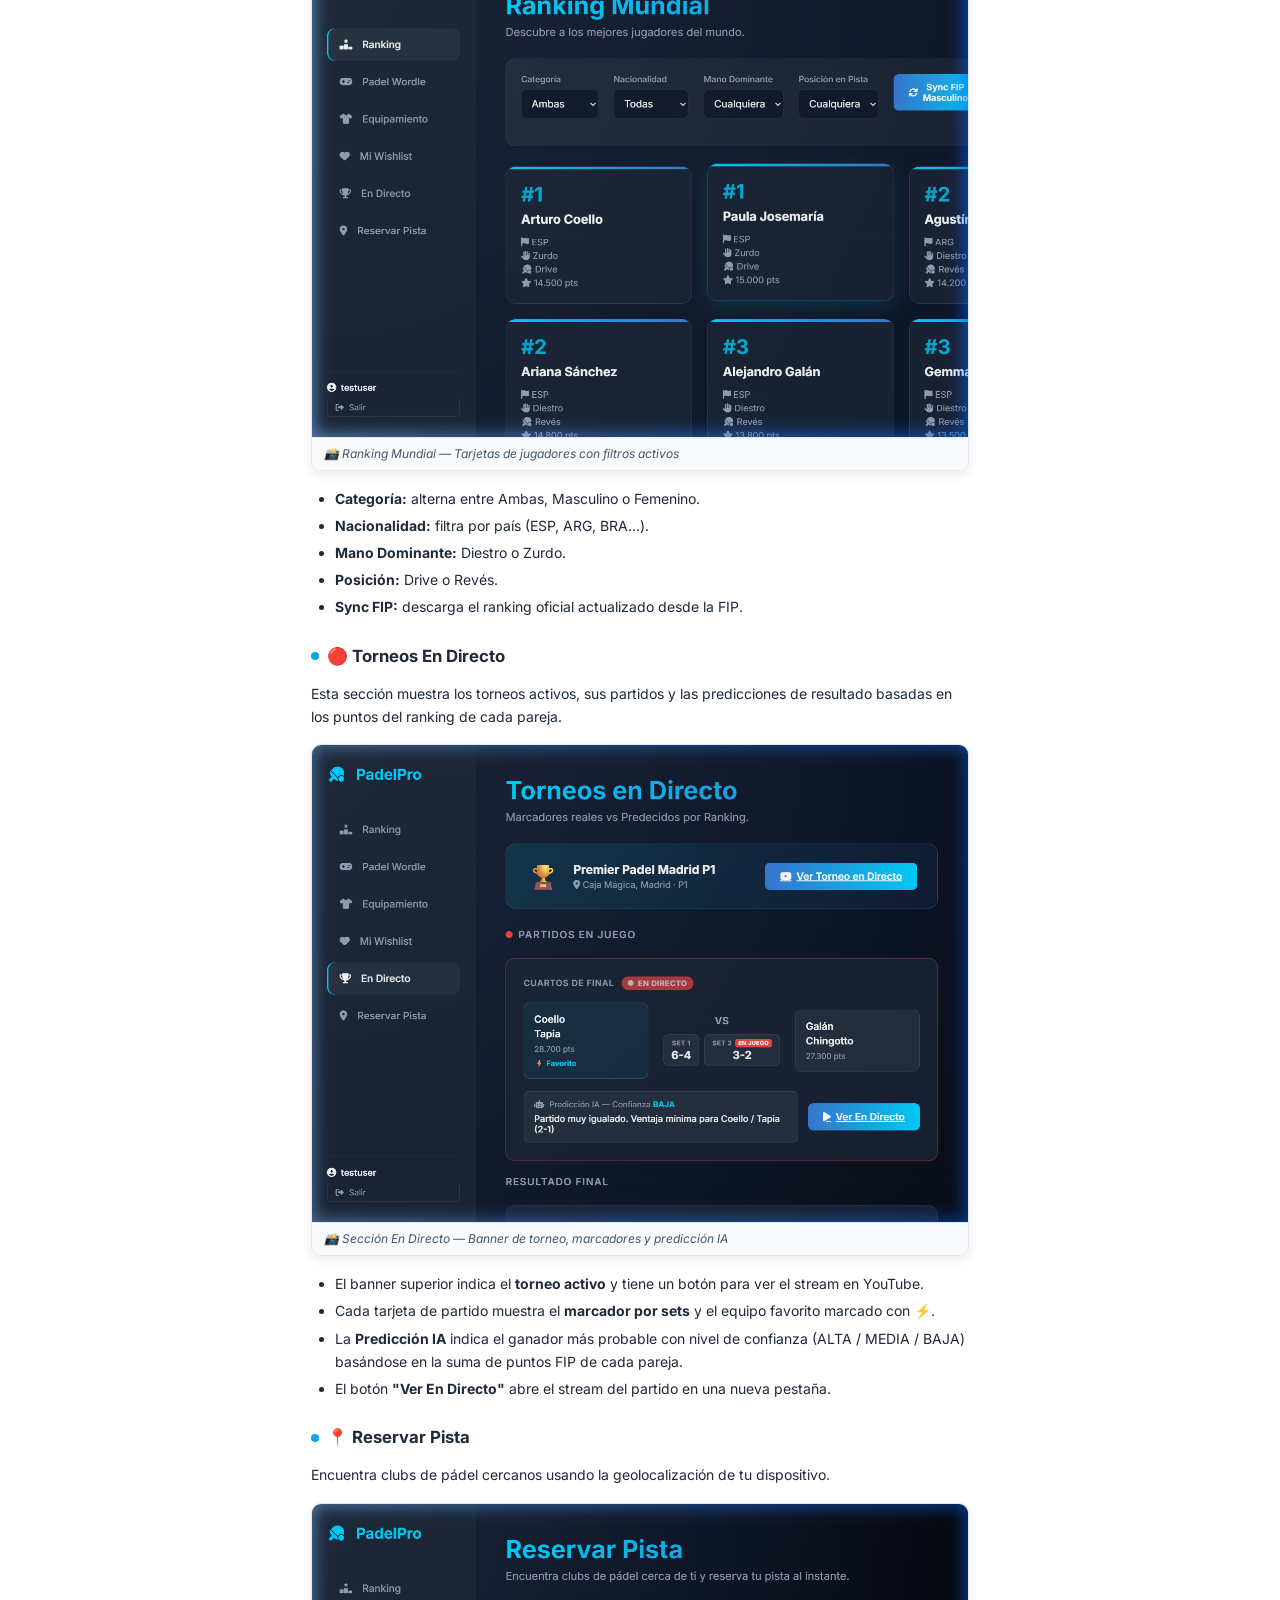
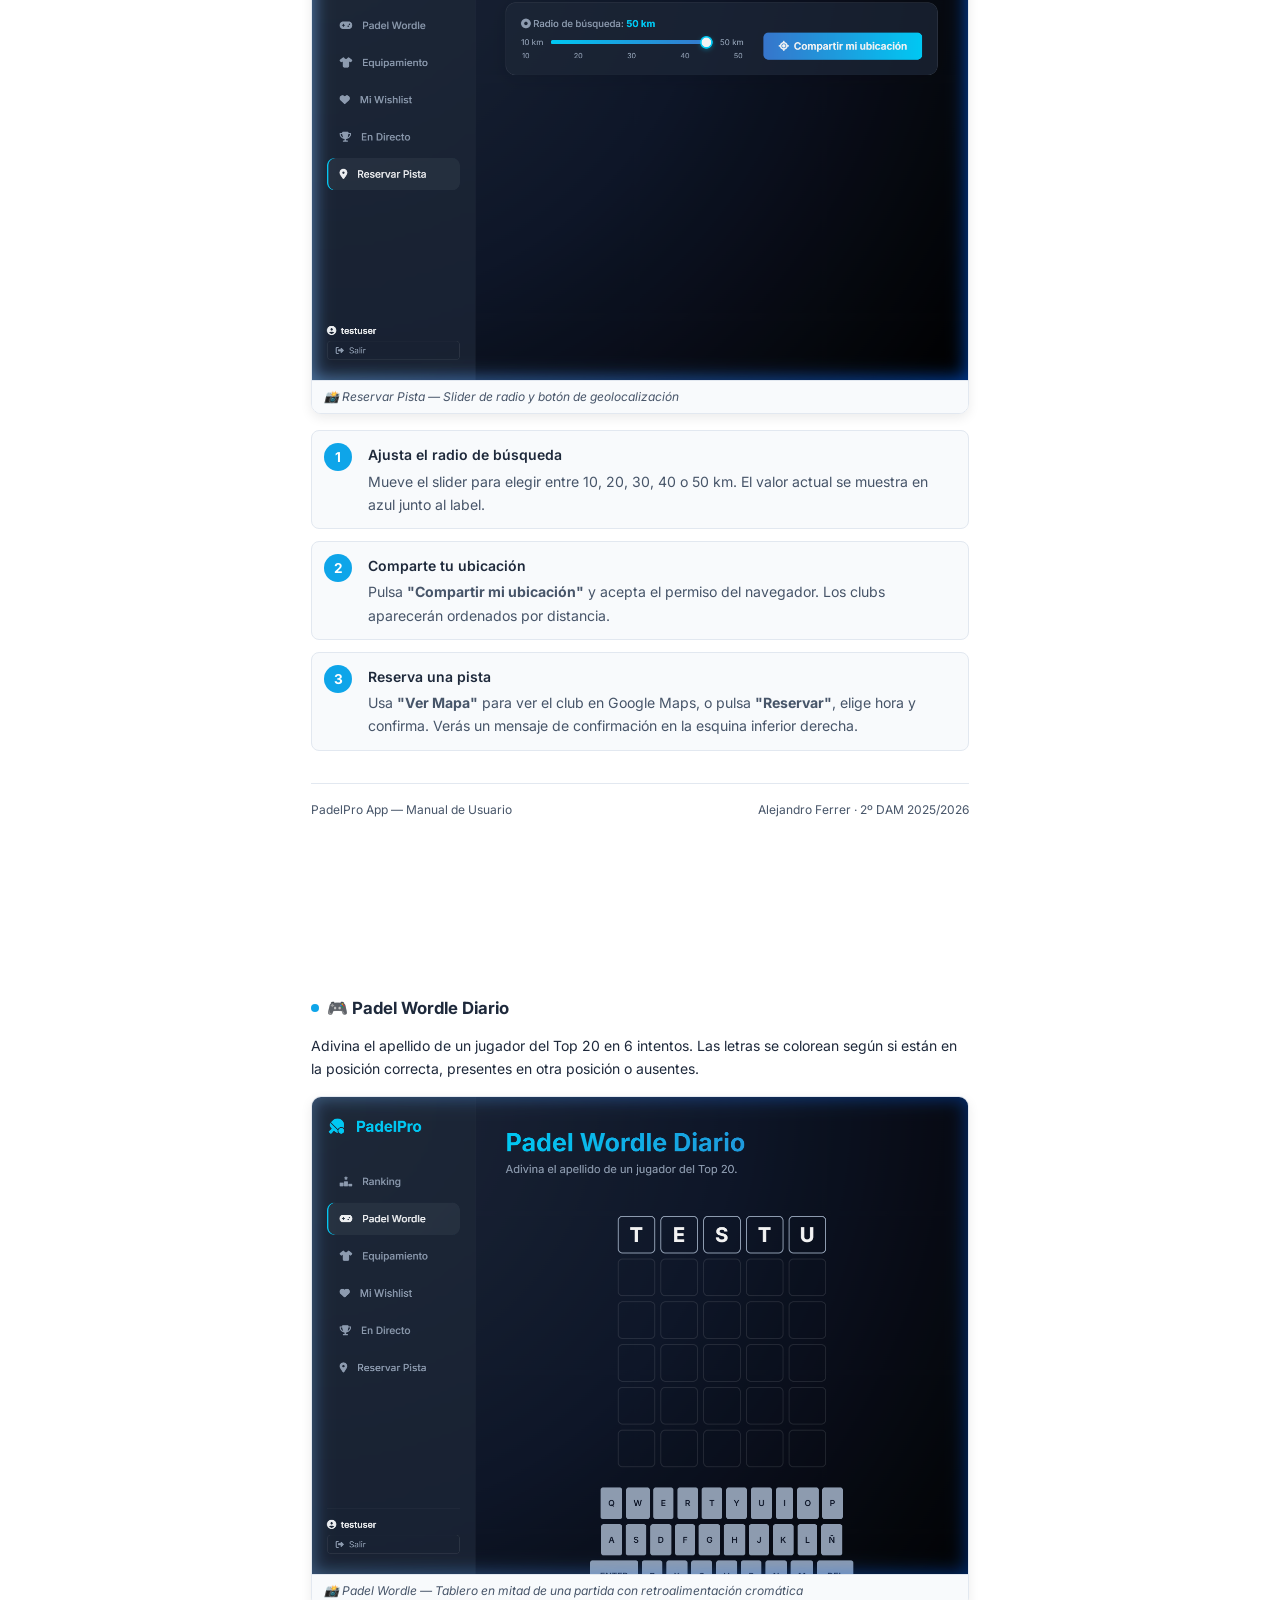
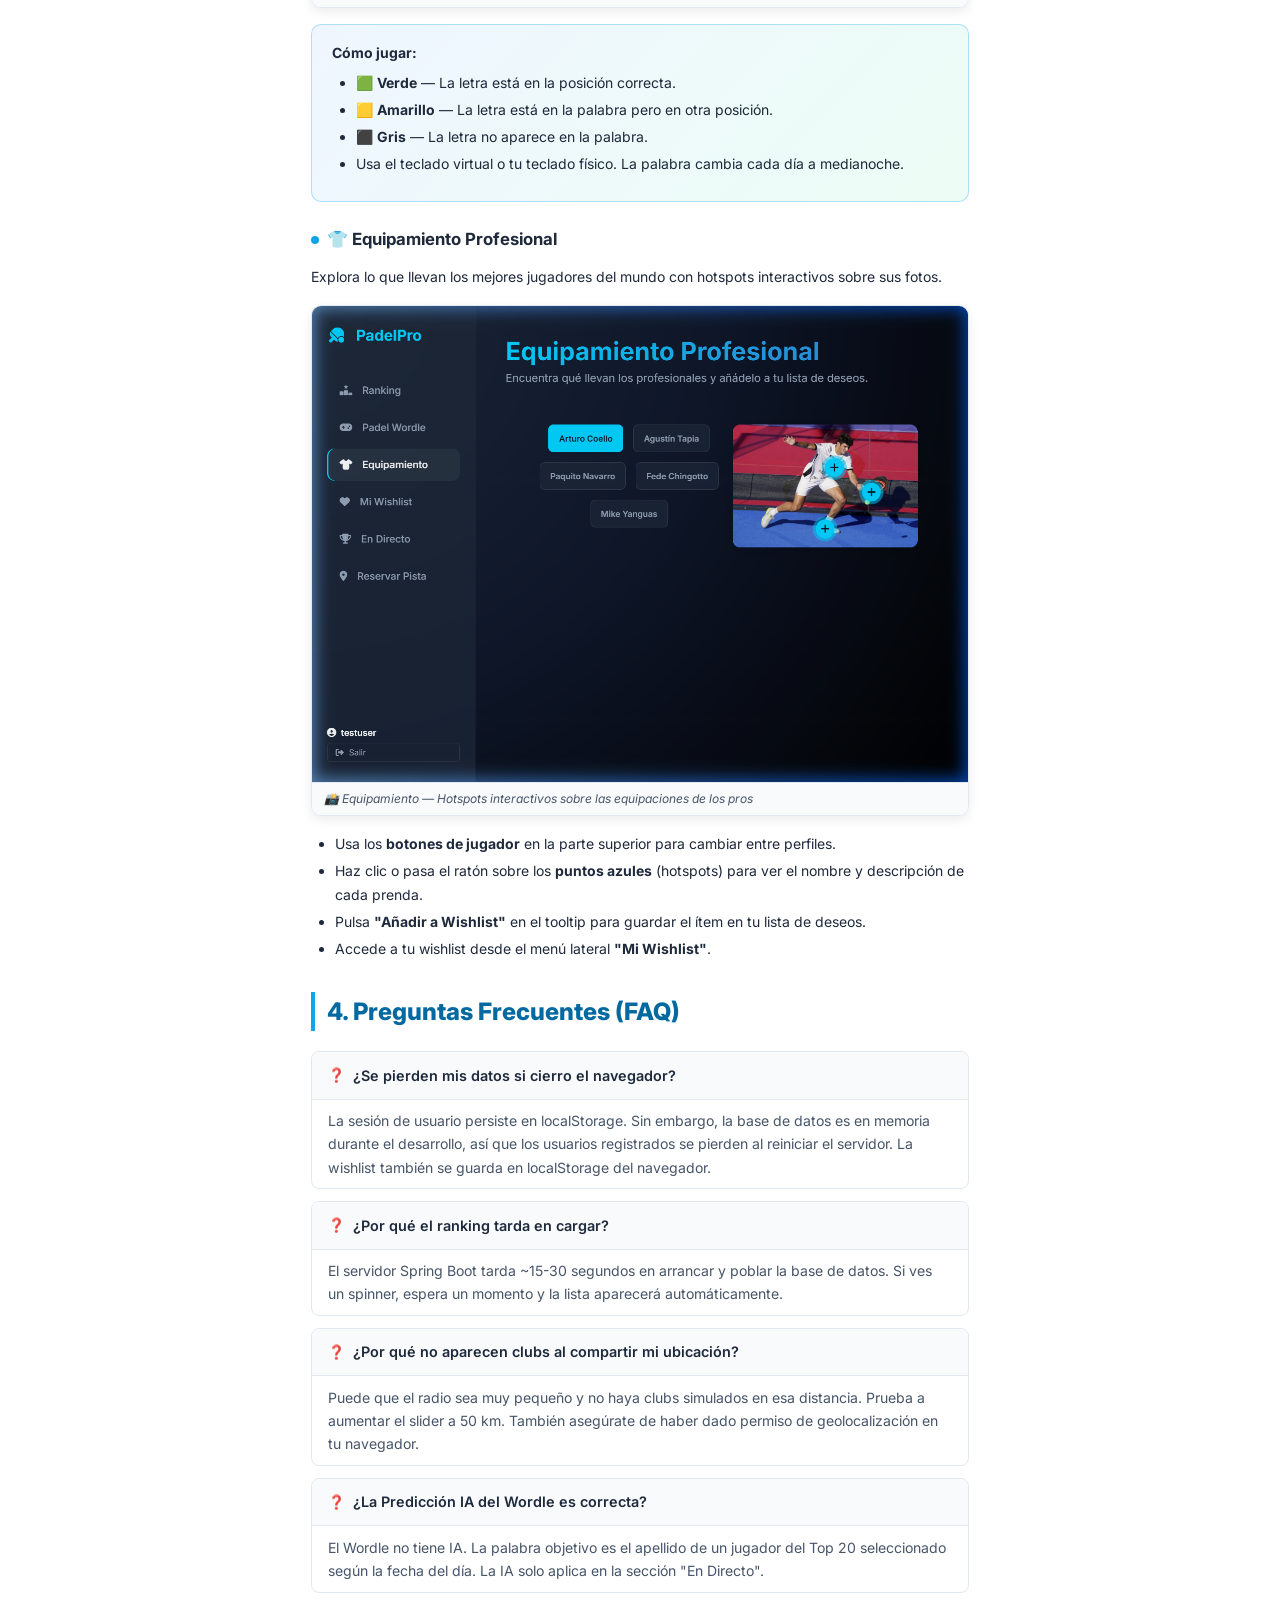
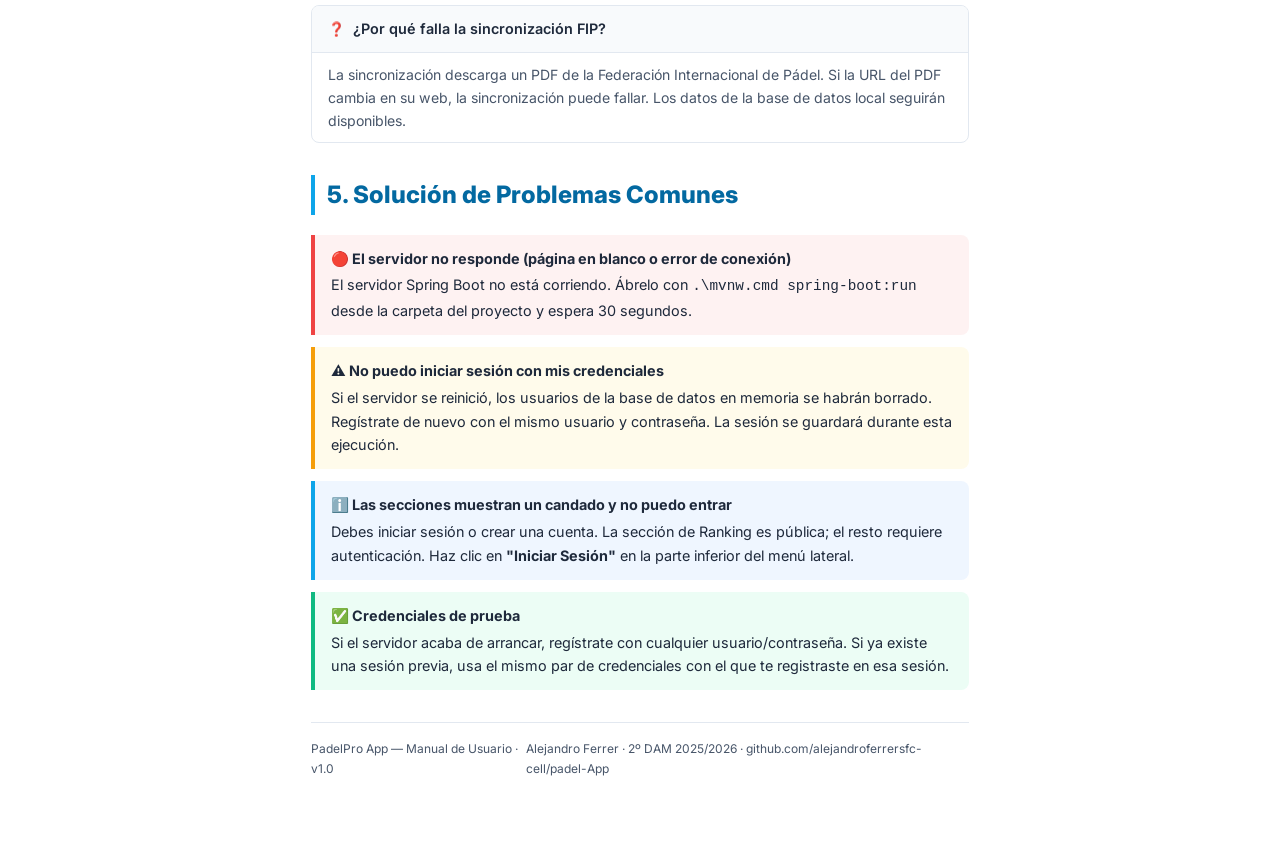
<file: docs/manual_usuario.html>
<!DOCTYPE html>
<html lang="es">

<head>
  <meta charset="UTF-8">
  <meta name="viewport" content="width=device-width, initial-scale=1.0">
  <title>Manual de Usuario — PadelPro App</title>
  <style>
    @import url('https://fonts.googleapis.com/css2?family=Inter:wght@300;400;500;600;700;800&display=swap');

    :root {
      --primary: #0ea5e9;
      --primary-dark: #0369a1;
      --accent: #10b981;
      --text: #1e293b;
      --text-sec: #475569;
      --bg-light: #f8fafc;
      --border: #e2e8f0;
      --danger: #ef4444;
      --warning: #f59e0b;
    }

    * {
      margin: 0;
      padding: 0;
      box-sizing: border-box;
    }

    body {
      font-family: 'Inter', sans-serif;
      color: var(--text);
      background: white;
      font-size: 10.5pt;
      line-height: 1.65;
    }

    /* ─── COVER PAGE ─── */
    .cover {
      min-height: 100vh;
      display: flex;
      flex-direction: column;
      justify-content: center;
      align-items: center;
      background: linear-gradient(160deg, #0f172a 0%, #1e3a5f 40%, #064e3b 100%);
      color: white;
      text-align: center;
      padding: 4rem 2rem;
      page-break-after: always;
    }

    .cover-logo {
      font-size: 5rem;
      margin-bottom: 1.5rem;
    }

    .cover h1 {
      font-size: 3rem;
      font-weight: 800;
      margin-bottom: 0.5rem;
      background: linear-gradient(90deg, #38bdf8, #34d399);
      -webkit-background-clip: text;
      -webkit-text-fill-color: transparent;
    }

    .cover h2 {
      font-size: 1.3rem;
      font-weight: 300;
      color: #94a3b8;
      margin-bottom: 0.5rem;
    }

    .cover-subtitle {
      color: #64748b;
      font-size: 1rem;
      margin-bottom: 3rem;
    }

    .cover-meta {
      background: rgba(255, 255, 255, 0.08);
      border: 1px solid rgba(255, 255, 255, 0.15);
      border-radius: 1rem;
      padding: 1.5rem 2.5rem;
      max-width: 500px;
      text-align: left;
    }

    .cover-meta p {
      margin-bottom: 0.4rem;
      font-size: 0.95rem;
      color: #cbd5e1;
    }

    .cover-meta strong {
      color: #38bdf8;
    }

    .cover-badge {
      display: inline-block;
      background: linear-gradient(90deg, var(--primary), var(--accent));
      color: white;
      padding: 0.5rem 1.25rem;
      border-radius: 20px;
      font-size: 0.9rem;
      font-weight: 600;
      margin-top: 2rem;
    }

    /* ─── PAGE ─── */
    .page {
      max-width: 210mm;
      margin: 0 auto;
      padding: 20mm 18mm;
    }

    .page-break {
      page-break-before: always;
    }

    /* ─── TITLES ─── */
    .section-title {
      font-size: 1.5rem;
      font-weight: 800;
      color: var(--primary-dark);
      border-left: 4px solid var(--primary);
      padding-left: 0.75rem;
      margin-bottom: 1.25rem;
      margin-top: 2rem;
    }

    .section-title:first-child {
      margin-top: 0;
    }

    .subsection-title {
      font-size: 1.05rem;
      font-weight: 700;
      color: var(--text);
      margin-top: 1.5rem;
      margin-bottom: 0.75rem;
      display: flex;
      align-items: center;
      gap: 0.5rem;
    }

    .subsection-title::before {
      content: '';
      display: inline-block;
      width: 8px;
      height: 8px;
      background: var(--primary);
      border-radius: 50%;
    }

    /* ─── SCREENSHOT CONTAINER ─── */
    .screenshot-box {
      margin: 1rem 0;
      border: 1px solid var(--border);
      border-radius: 10px;
      overflow: hidden;
      box-shadow: 0 4px 12px rgba(0, 0, 0, 0.08);
    }

    .screenshot-box img {
      width: 100%;
      display: block;
    }

    .screenshot-caption {
      background: var(--bg-light);
      border-top: 1px solid var(--border);
      padding: 0.4rem 0.75rem;
      font-size: 0.75rem;
      color: var(--text-sec);
      font-style: italic;
      display: flex;
      align-items: center;
      gap: 0.4rem;
    }

    /* ─── STEPS ─── */
    .steps {
      list-style: none;
      padding: 0;
      margin: 0.75rem 0;
    }

    .step {
      display: flex;
      gap: 1rem;
      align-items: flex-start;
      margin-bottom: 0.75rem;
      padding: 0.75rem;
      background: var(--bg-light);
      border-radius: 8px;
      border: 1px solid var(--border);
    }

    .step-num {
      background: var(--primary);
      color: white;
      width: 28px;
      height: 28px;
      border-radius: 50%;
      display: flex;
      align-items: center;
      justify-content: center;
      font-weight: 700;
      font-size: 0.85rem;
      flex-shrink: 0;
    }

    .step-content {
      flex: 1;
    }

    .step-title {
      font-weight: 600;
      margin-bottom: 0.2rem;
    }

    .step-desc {
      font-size: 0.88rem;
      color: var(--text-sec);
    }

    /* ─── CALLOUT ─── */
    .callout {
      border-left: 4px solid var(--primary);
      background: #eff6ff;
      padding: 0.75rem 1rem;
      border-radius: 0 8px 8px 0;
      margin: 0.75rem 0;
      font-size: 0.9rem;
    }

    .callout.success {
      border-color: var(--accent);
      background: #ecfdf5;
    }

    .callout.warning {
      border-color: var(--warning);
      background: #fffbeb;
    }

    .callout.danger {
      border-color: var(--danger);
      background: #fef2f2;
    }

    .callout-title {
      font-weight: 700;
      margin-bottom: 0.2rem;
    }

    /* ─── FAQ ─── */
    .faq-item {
      border: 1px solid var(--border);
      border-radius: 8px;
      margin-bottom: 0.75rem;
      overflow: hidden;
    }

    .faq-q {
      background: var(--bg-light);
      padding: 0.7rem 1rem;
      font-weight: 600;
      font-size: 0.9rem;
      display: flex;
      align-items: center;
      gap: 0.5rem;
    }

    .faq-q::before {
      content: '❓';
      font-size: 0.85rem;
    }

    .faq-a {
      padding: 0.6rem 1rem;
      font-size: 0.88rem;
      border-top: 1px solid var(--border);
      color: var(--text-sec);
    }

    /* ─── FEATURE CARDS ─── */
    .feature-grid {
      display: grid;
      grid-template-columns: 1fr 1fr;
      gap: 0.75rem;
      margin: 0.75rem 0;
    }

    .feature-card {
      background: var(--bg-light);
      border: 1px solid var(--border);
      border-radius: 8px;
      padding: 0.75rem 1rem;
      border-top: 3px solid var(--primary);
    }

    .feature-card-title {
      font-weight: 700;
      margin-bottom: 0.3rem;
      font-size: 0.95rem;
    }

    .feature-card-desc {
      font-size: 0.8rem;
      color: var(--text-sec);
    }

    /* ─── HIGHLIGHT BOX ─── */
    .highlight-box {
      background: linear-gradient(135deg, #eff6ff, #ecfdf5);
      border: 1px solid rgba(14, 165, 233, 0.3);
      border-radius: 10px;
      padding: 1rem 1.25rem;
      margin: 0.75rem 0;
    }

    /* ─── FOOTER ─── */
    .doc-footer {
      margin-top: 2rem;
      padding-top: 1rem;
      border-top: 1px solid var(--border);
      font-size: 0.75rem;
      color: var(--text-sec);
      display: flex;
      justify-content: space-between;
    }

    p {
      margin-bottom: 0.6rem;
    }

    ul,
    ol {
      padding-left: 1.5rem;
      margin-bottom: 0.6rem;
    }

    li {
      margin-bottom: 0.25rem;
    }

    /* ─── PRINT ─── */
    .print-btn {
      position: fixed;
      bottom: 2rem;
      right: 2rem;
      background: var(--accent);
      color: white;
      border: none;
      padding: 0.75rem 1.5rem;
      border-radius: 8px;
      font-size: 1rem;
      font-weight: 600;
      cursor: pointer;
      box-shadow: 0 4px 12px rgba(16, 185, 129, 0.4);
      z-index: 999;
    }

    @media print {
      .no-print {
        display: none;
      }

      .cover {
        min-height: 100vh;
      }
    }
  </style>
</head>

<body>

  <button class="print-btn no-print" onclick="window.print()">🖨️ Guardar como PDF</button>

  <!-- ═══════════════════════ PORTADA ═══════════════════════ -->
  <div class="cover">
    <div class="cover-logo">🏓</div>
    <h1>PadelPro App</h1>
    <h2>Manual de Usuario</h2>
    <p class="cover-subtitle">Guía completa para usar la aplicación</p>
    <div class="cover-meta">
      <p><strong>Versión:</strong> 1.0 — Abril 2026</p>
      <p><strong>Proyecto:</strong> Proyecto Intermodular — 2º DAM</p>
      <p><strong>Alumno:</strong> Alejandro Ferrer</p>
      <p><strong>URL Local:</strong> http://localhost:8080</p>
    </div>
    <span class="cover-badge">🏆 Tu aplicación de pádel profesional</span>
  </div>

  <!-- ═══════════════════════ PÁGINA 1 ═══════════════════════ -->
  <div class="page">

    <h2 class="section-title">1. Introducción</h2>

    <p>
      <strong>PadelPro App</strong> es una aplicación web diseñada para los aficionados y profesionales del pádel. Te
      permite consultar el ranking mundial FIP en tiempo real, seguir torneos en directo con predicciones de resultado,
      encontrar clubs de pádel cerca de ti, explorar el equipamiento de los mejores jugadores y mucho más.
    </p>

    <div class="feature-grid">
      <div class="feature-card">
        <div class="feature-card-title">🏆 Ranking Mundial</div>
        <div class="feature-card-desc">Consulta el top mundial FIP masculino y femenino con filtros avanzados por
          nacionalidad, mano y posición.</div>
      </div>
      <div class="feature-card">
        <div class="feature-card-title">🔴 En Directo</div>
        <div class="feature-card-desc">Sigue torneos activos, consulta marcadores por sets y obtén predicciones IA
          basadas en el ranking.</div>
      </div>
      <div class="feature-card">
        <div class="feature-card-title">📍 Reservar Pista</div>
        <div class="feature-card-desc">Encuentra clubs cerca de ti con geolocalización y radio de búsqueda ajustable de
          10 a 50 km.</div>
      </div>
      <div class="feature-card">
        <div class="feature-card-title">🎮 Padel Wordle</div>
        <div class="feature-card-desc">Juego diario: adivina el apellido de un jugador del Top 20. La palabra cambia
          cada día a medianoche.</div>
      </div>
      <div class="feature-card">
        <div class="feature-card-title">👕 Equipamiento</div>
        <div class="feature-card-desc">Explora qué llevan los pros con hotspots interactivos y guarda tus equipaciones
          favoritas en tu wishlist.</div>
      </div>
      <div class="feature-card">
        <div class="feature-card-title">❤️ Mi Wishlist</div>
        <div class="feature-card-desc">Lista de deseos personal con el equipamiento que has marcado como favorito
          durante la sesión.</div>
      </div>
    </div>

    <div class="callout">
      <div class="callout-title">ℹ️ Requisitos</div>
      Solo necesitas un navegador web moderno (Chrome, Firefox, Edge) y tener el servidor corriendo en tu máquina o
      acceder a la URL donde esté desplegado.
    </div>

    <h2 class="section-title">2. Primer Uso: Registro e Inicio de Sesión</h2>

    <p>Al abrir la aplicación verás el panel de bienvenida. Puedes acceder de dos formas:</p>

    <div class="screenshot-box">
      <img src="screenshots/auth.png" alt="Modal de autenticación">
      <div class="screenshot-caption">📸 Modal de autenticación — Login / Registro / Invitado</div>
    </div>

    <div class="subsection-title">Opciones de acceso</div>

    <ol class="steps">
      <li class="step">
        <div class="step-num">A</div>
        <div class="step-content">
          <div class="step-title">Iniciar Sesión (cuenta existente)</div>
          <div class="step-desc">Escribe tu nombre de usuario o email en el primer campo, tu contraseña y pulsa
            <strong>"Entrar"</strong>.</div>
        </div>
      </li>
      <li class="step">
        <div class="step-num">B</div>
        <div class="step-content">
          <div class="step-title">Crear nueva cuenta</div>
          <div class="step-desc">Haz clic en la pestaña <strong>"Registrarse"</strong>, rellena nombre de usuario, email
            y una contraseña de al menos 6 caracteres. Pulsa <strong>"Crear cuenta"</strong>. El sistema iniciará sesión
            automáticamente.</div>
        </div>
      </li>
      <li class="step">
        <div class="step-num">C</div>
        <div class="step-content">
          <div class="step-title">Continuar como invitado</div>
          <div class="step-desc">Haz clic en <strong>"Continuar como invitado"</strong>. Podrás ver el Ranking mundial
            pero las demás secciones requerirán cuenta.</div>
        </div>
      </li>
    </ol>

    <div class="callout success">
      <div class="callout-title">✅ Sesión persistente</div>
      Una vez que inicies sesión, la app recordará tu cuenta aunque cierres el navegador. Para salir, usa el botón
      <strong>"Salir"</strong> en la parte inferior del menú lateral.
    </div>

    <div class="doc-footer">
      <span>PadelPro App — Manual de Usuario</span>
      <span>Alejandro Ferrer · 2º DAM 2025/2026</span>
    </div>
  </div>

  <!-- ═══════════════════════ PÁGINA 2 ═══════════════════════ -->
  <div class="page page-break">

    <h2 class="section-title">3. Funcionalidades Principales</h2>

    <div class="subsection-title">🏆 Ranking Mundial</div>
    <p>La sección de ranking muestra las tarjetas de todos los jugadores ordenados por su posición FIP. Puedes
      filtrarlos usando los selectores en la barra superior.</p>

    <div class="screenshot-box">
      <img src="screenshots/ranking.png" alt="Ranking Mundial">
      <div class="screenshot-caption">📸 Ranking Mundial — Tarjetas de jugadores con filtros activos</div>
    </div>

    <ul>
      <li><strong>Categoría:</strong> alterna entre Ambas, Masculino o Femenino.</li>
      <li><strong>Nacionalidad:</strong> filtra por país (ESP, ARG, BRA…).</li>
      <li><strong>Mano Dominante:</strong> Diestro o Zurdo.</li>
      <li><strong>Posición:</strong> Drive o Revés.</li>
      <li><strong>Sync FIP:</strong> descarga el ranking oficial actualizado desde la FIP.</li>
    </ul>

    <div class="subsection-title">🔴 Torneos En Directo</div>
    <p>Esta sección muestra los torneos activos, sus partidos y las predicciones de resultado basadas en los puntos del
      ranking de cada pareja.</p>

    <div class="screenshot-box">
      <img src="screenshots/live.png" alt="Torneos en directo">
      <div class="screenshot-caption">📸 Sección En Directo — Banner de torneo, marcadores y predicción IA</div>
    </div>

    <ul>
      <li>El banner superior indica el <strong>torneo activo</strong> y tiene un botón para ver el stream en YouTube.
      </li>
      <li>Cada tarjeta de partido muestra el <strong>marcador por sets</strong> y el equipo favorito marcado con ⚡.</li>
      <li>La <strong>Predicción IA</strong> indica el ganador más probable con nivel de confianza (ALTA / MEDIA / BAJA)
        basándose en la suma de puntos FIP de cada pareja.</li>
      <li>El botón <strong>"Ver En Directo"</strong> abre el stream del partido en una nueva pestaña.</li>
    </ul>

    <div class="subsection-title">📍 Reservar Pista</div>
    <p>Encuentra clubs de pádel cercanos usando la geolocalización de tu dispositivo.</p>

    <div class="screenshot-box">
      <img src="screenshots/booking.png" alt="Reservar Pista">
      <div class="screenshot-caption">📸 Reservar Pista — Slider de radio y botón de geolocalización</div>
    </div>

    <ol class="steps">
      <li class="step">
        <div class="step-num">1</div>
        <div class="step-content">
          <div class="step-title">Ajusta el radio de búsqueda</div>
          <div class="step-desc">Mueve el slider para elegir entre 10, 20, 30, 40 o 50 km. El valor actual se muestra en
            azul junto al label.</div>
        </div>
      </li>
      <li class="step">
        <div class="step-num">2</div>
        <div class="step-content">
          <div class="step-title">Comparte tu ubicación</div>
          <div class="step-desc">Pulsa <strong>"Compartir mi ubicación"</strong> y acepta el permiso del navegador. Los
            clubs aparecerán ordenados por distancia.</div>
        </div>
      </li>
      <li class="step">
        <div class="step-num">3</div>
        <div class="step-content">
          <div class="step-title">Reserva una pista</div>
          <div class="step-desc">Usa <strong>"Ver Mapa"</strong> para ver el club en Google Maps, o pulsa
            <strong>"Reservar"</strong>, elige hora y confirma. Verás un mensaje de confirmación en la esquina inferior
            derecha.</div>
        </div>
      </li>
    </ol>

    <div class="doc-footer">
      <span>PadelPro App — Manual de Usuario</span>
      <span>Alejandro Ferrer · 2º DAM 2025/2026</span>
    </div>
  </div>

  <!-- ═══════════════════════ PÁGINA 3 ═══════════════════════ -->
  <div class="page page-break">

    <div class="subsection-title">🎮 Padel Wordle Diario</div>
    <p>Adivina el apellido de un jugador del Top 20 en 6 intentos. Las letras se colorean según si están en la posición
      correcta, presentes en otra posición o ausentes.</p>

    <div class="screenshot-box">
      <img src="screenshots/wordle.png" alt="Padel Wordle">
      <div class="screenshot-caption">📸 Padel Wordle — Tablero en mitad de una partida con retroalimentación cromática
      </div>
    </div>

    <div class="highlight-box">
      <strong>Cómo jugar:</strong>
      <ul style="margin-top:0.4rem;">
        <li>🟩 <strong>Verde</strong> — La letra está en la posición correcta.</li>
        <li>🟨 <strong>Amarillo</strong> — La letra está en la palabra pero en otra posición.</li>
        <li>⬛ <strong>Gris</strong> — La letra no aparece en la palabra.</li>
        <li>Usa el teclado virtual o tu teclado físico. La palabra cambia cada día a medianoche.</li>
      </ul>
    </div>

    <div class="subsection-title">👕 Equipamiento Profesional</div>
    <p>Explora lo que llevan los mejores jugadores del mundo con hotspots interactivos sobre sus fotos.</p>

    <div class="screenshot-box">
      <img src="screenshots/equipment.png" alt="Equipamiento">
      <div class="screenshot-caption">📸 Equipamiento — Hotspots interactivos sobre las equipaciones de los pros</div>
    </div>

    <ul>
      <li>Usa los <strong>botones de jugador</strong> en la parte superior para cambiar entre perfiles.</li>
      <li>Haz clic o pasa el ratón sobre los <strong>puntos azules</strong> (hotspots) para ver el nombre y descripción
        de cada prenda.</li>
      <li>Pulsa <strong>"Añadir a Wishlist"</strong> en el tooltip para guardar el ítem en tu lista de deseos.</li>
      <li>Accede a tu wishlist desde el menú lateral <strong>"Mi Wishlist"</strong>.</li>
    </ul>

    <h2 class="section-title">4. Preguntas Frecuentes (FAQ)</h2>

    <div class="faq-item">
      <div class="faq-q">¿Se pierden mis datos si cierro el navegador?</div>
      <div class="faq-a">La sesión de usuario persiste en localStorage. Sin embargo, la base de datos es en memoria
        durante el desarrollo, así que los usuarios registrados se pierden al reiniciar el servidor. La wishlist también
        se guarda en localStorage del navegador.</div>
    </div>
    <div class="faq-item">
      <div class="faq-q">¿Por qué el ranking tarda en cargar?</div>
      <div class="faq-a">El servidor Spring Boot tarda ~15-30 segundos en arrancar y poblar la base de datos. Si ves un
        spinner, espera un momento y la lista aparecerá automáticamente.</div>
    </div>
    <div class="faq-item">
      <div class="faq-q">¿Por qué no aparecen clubs al compartir mi ubicación?</div>
      <div class="faq-a">Puede que el radio sea muy pequeño y no haya clubs simulados en esa distancia. Prueba a
        aumentar el slider a 50 km. También asegúrate de haber dado permiso de geolocalización en tu navegador.</div>
    </div>
    <div class="faq-item">
      <div class="faq-q">¿La Predicción IA del Wordle es correcta?</div>
      <div class="faq-a">El Wordle no tiene IA. La palabra objetivo es el apellido de un jugador del Top 20 seleccionado
        según la fecha del día. La IA solo aplica en la sección "En Directo".</div>
    </div>
    <div class="faq-item">
      <div class="faq-q">¿Por qué falla la sincronización FIP?</div>
      <div class="faq-a">La sincronización descarga un PDF de la Federación Internacional de Pádel. Si la URL del PDF
        cambia en su web, la sincronización puede fallar. Los datos de la base de datos local seguirán disponibles.
      </div>
    </div>

    <h2 class="section-title">5. Solución de Problemas Comunes</h2>

    <div class="callout danger">
      <div class="callout-title">🔴 El servidor no responde (página en blanco o error de conexión)</div>
      El servidor Spring Boot no está corriendo. Ábrelo con <code>.\mvnw.cmd spring-boot:run</code> desde la carpeta del
      proyecto y espera 30 segundos.
    </div>

    <div class="callout warning">
      <div class="callout-title">⚠️ No puedo iniciar sesión con mis credenciales</div>
      Si el servidor se reinició, los usuarios de la base de datos en memoria se habrán borrado. Regístrate de nuevo con
      el mismo usuario y contraseña. La sesión se guardará durante esta ejecución.
    </div>

    <div class="callout">
      <div class="callout-title">ℹ️ Las secciones muestran un candado y no puedo entrar</div>
      Debes iniciar sesión o crear una cuenta. La sección de Ranking es pública; el resto requiere autenticación. Haz
      clic en <strong>"Iniciar Sesión"</strong> en la parte inferior del menú lateral.
    </div>

    <div class="callout success">
      <div class="callout-title">✅ Credenciales de prueba</div>
      Si el servidor acaba de arrancar, regístrate con cualquier usuario/contraseña. Si ya existe una sesión previa, usa
      el mismo par de credenciales con el que te registraste en esa sesión.
    </div>

    <div class="doc-footer">
      <span>PadelPro App — Manual de Usuario · v1.0</span>
      <span>Alejandro Ferrer · 2º DAM 2025/2026 · github.com/alejandroferrersfc-cell/padel-App</span>
    </div>
  </div>

</body>

</html>
</file>
